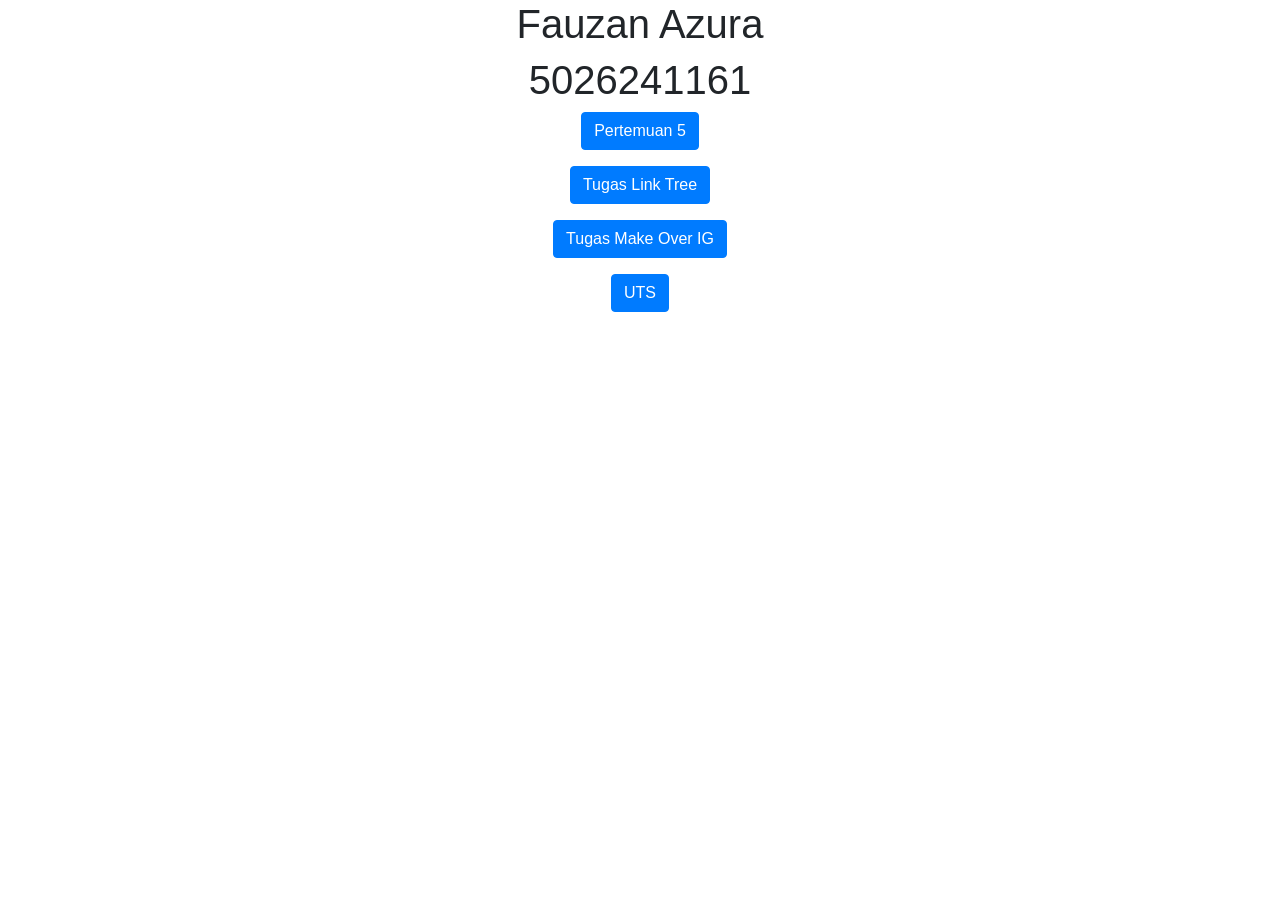
<file: index.html>
<!DOCTYPE html>
<html lang="en">

<head>
  <title>5026241161</title>
  <meta charset="utf-8">
  <meta name="viewport" content="width=device-width, initial-scale=1">
  <link rel="stylesheet" href="https://cdn.jsdelivr.net/npm/bootstrap@4.6.2/dist/css/bootstrap.min.css">
  <script src="https://cdn.jsdelivr.net/npm/jquery@3.7.1/dist/jquery.slim.min.js"></script>
  <script src="https://cdn.jsdelivr.net/npm/popper.js@1.16.1/dist/umd/popper.min.js"></script>
  <script src="https://cdn.jsdelivr.net/npm/bootstrap@4.6.2/dist/js/bootstrap.bundle.min.js"></script>
</head>

<body>

  <div class="container ">
    <center>
      <h1>Fauzan Azura</h1>
      <h1>5026241161</h1>
      <p><a href="pertemuan5.html" target="_blank"><button class="btn btn-primary">Pertemuan 5</button></a></p>
      <p><a href="tugasLinktree.html" target="_blank"><button class="btn btn-primary">Tugas Link Tree</button></a></p>
      <p><a href="tugas_ets.html" target="_blank"><button class="btn btn-primary">Tugas Make Over IG</button></a></p>
      <p><a href="5026241161.html" target="_blank"><button class="btn btn-primary">UTS</button></a></p>
    </center>
  </div>

</body>

</html>
</file>
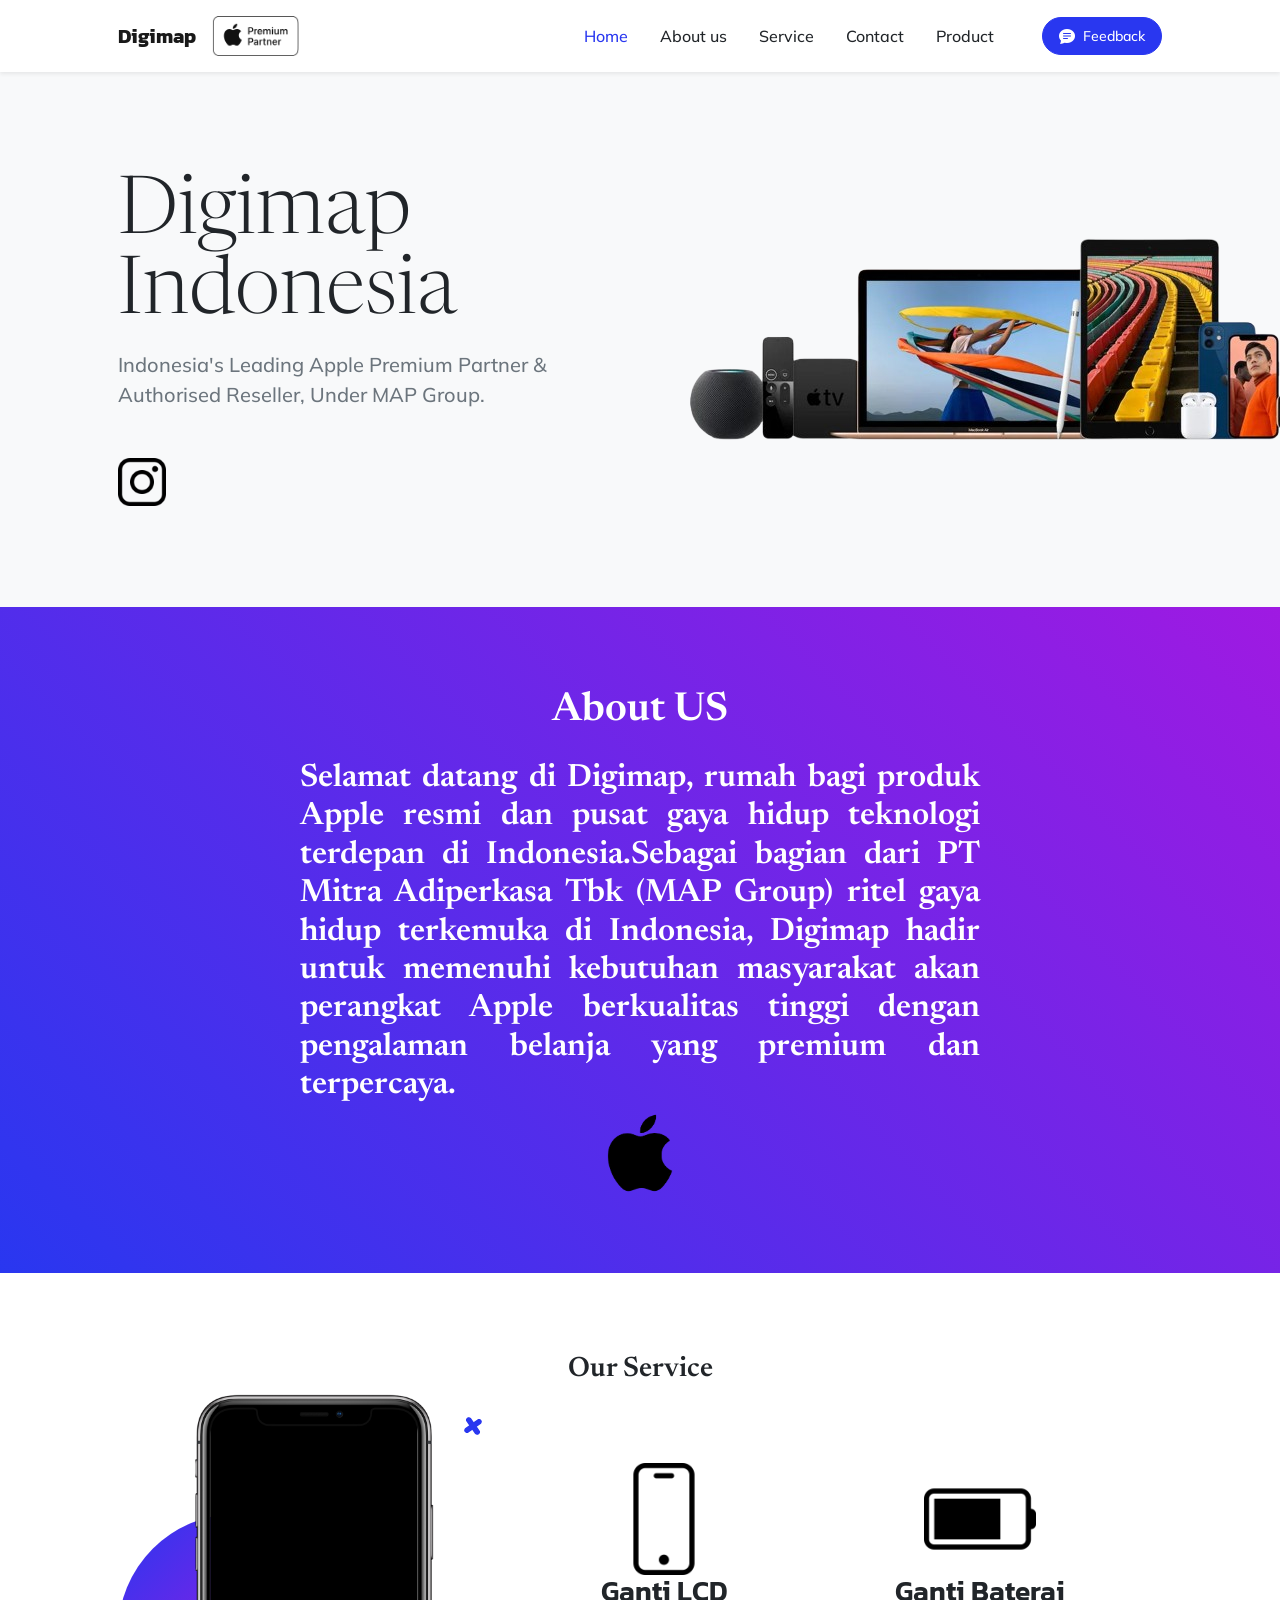
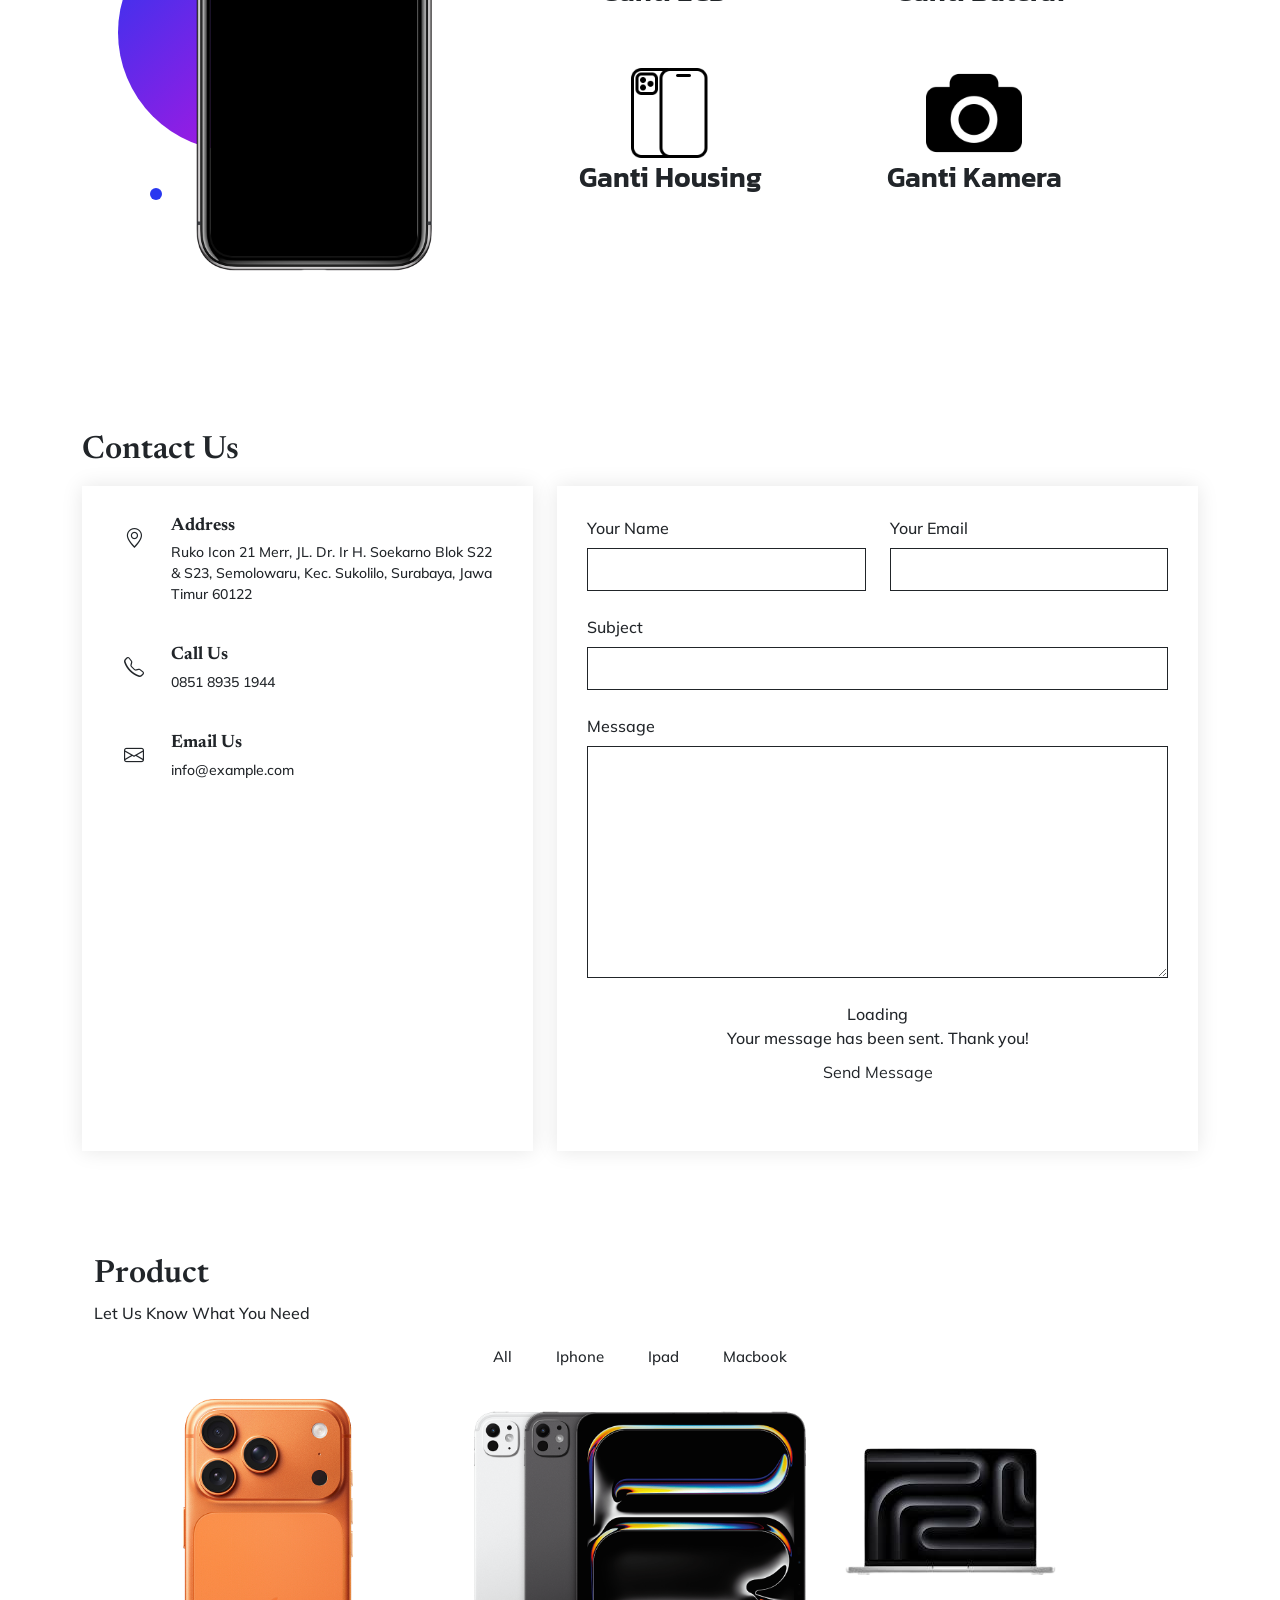
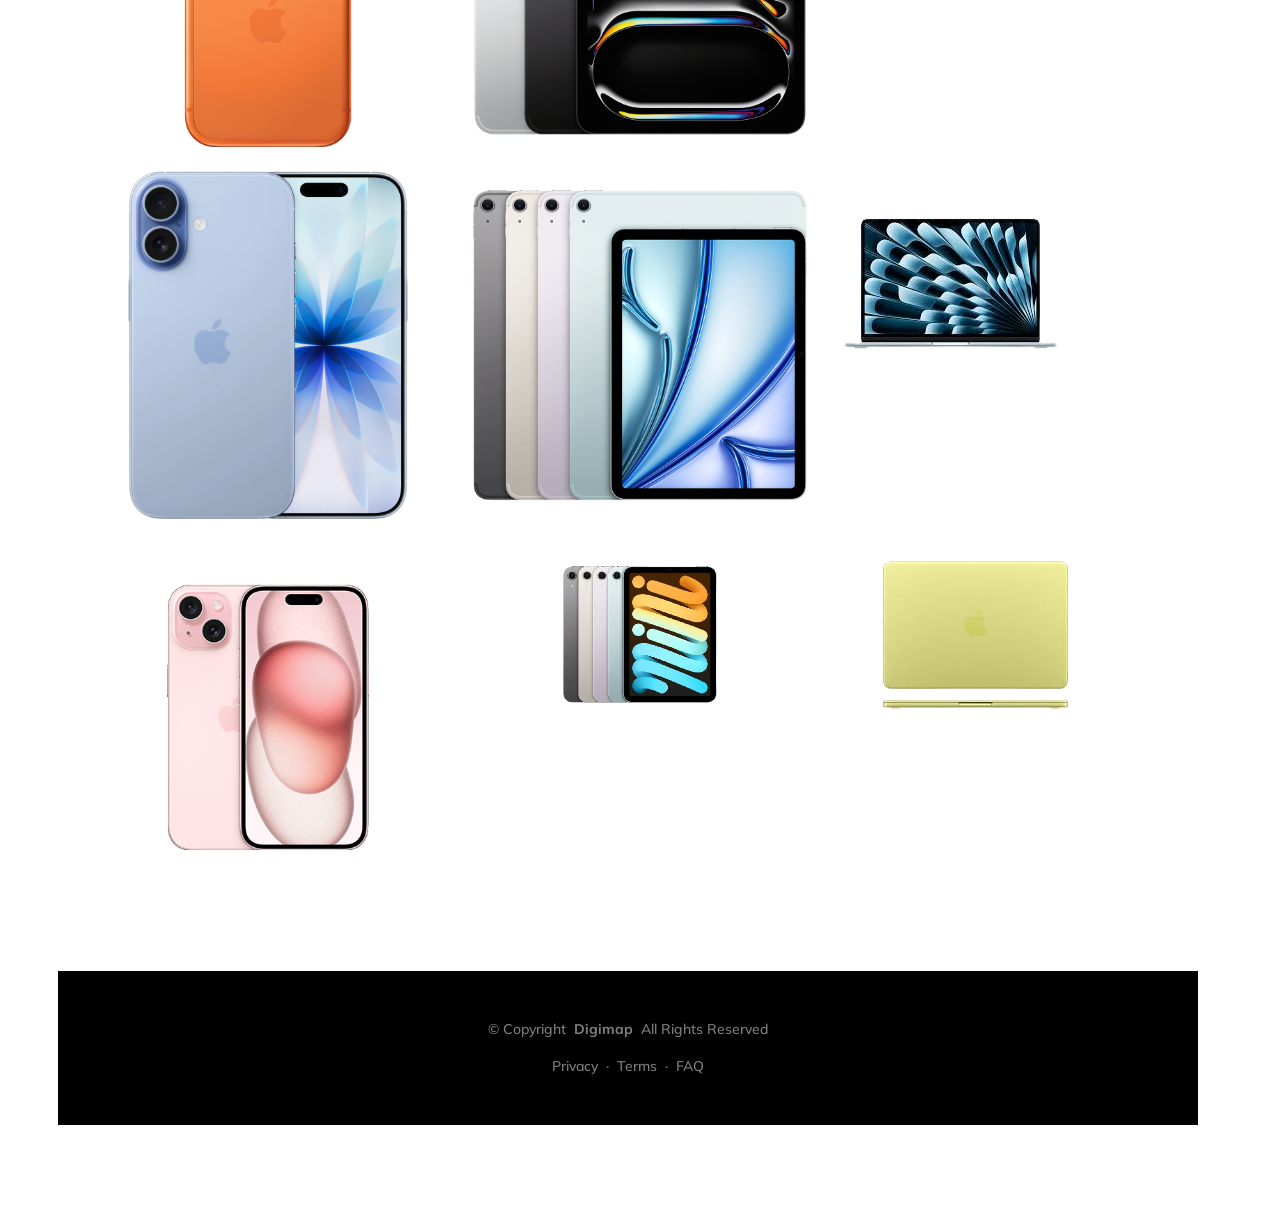
<file: 5026241161.html>
<!DOCTYPE html>
<html lang="en">

<head>
    <meta charset="utf-8" />
    <meta name="viewport" content="width=device-width, initial-scale=1, shrink-to-fit=no" />
    <meta name="description" content="" />
    <meta name="author" content="" />
    <title>Digimap</title>
    <link rel="icon" type="image/x-icon" href="assetsets/" />
    <!-- Bootstrap icons-->
    <link href="https://cdn.jsdelivr.net/npm/bootstrap-icons@1.5.0/font/bootstrap-icons.css" rel="stylesheet" />
    <!-- Google fonts-->
    <link rel="preconnect" href="https://fonts.gstatic.com" />
    <link href="https://fonts.googleapis.com/css2?family=Newsreader:ital,wght@0,600;1,600&amp;display=swap"
        rel="stylesheet" />
    <link
        href="https://fonts.googleapis.com/css2?family=Mulish:ital,wght@0,300;0,500;0,600;0,700;1,300;1,500;1,600;1,700&amp;display=swap"
        rel="stylesheet" />
    <link href="https://fonts.googleapis.com/css2?family=Kanit:ital,wght@0,400;1,400&amp;display=swap"
        rel="stylesheet" />
    <!-- Core theme CSS (includes Bootstrap)-->
    <link href="css ets/stylesets.css" rel="stylesheet" />
</head>

<body id="page-top">
    <!-- Navigation-->
    <nav class="navbar navbar-expand-lg navbar-light fixed-top shadow-sm" id="mainNav">
        <div class="container px-5">
            <a class="navbar-brand fw-bold" href="#page-top">Digimap</a>
            <img src="assetsets/img/partner.webp" alt="Partner Logo" class="img-fluid" style="max-height: 40px;">
            <button class="navbar-toggler" type="button" data-bs-toggle="collapse" data-bs-target="#navbarResponsive"
                aria-controls="navbarResponsive" aria-expanded="false" aria-label="Toggle navigation">
                Menu
                <i class="bi-list"></i>
            </button>
            <div class="collapse navbar-collapse" id="navbarResponsive">
                <ul class="navbar-nav ms-auto me-4 my-3 my-lg-0">
                    <li class="nav-item"><a class="nav-link me-lg-3" href="#page-top">Home</a></li>
                    <li class="nav-item"><a class="nav-link me-lg-3" href="#about">About us</a></li>
                    <li class="nav-item"><a class="nav-link me-lg-3" href="#features">Service</a></li>
                    <li class="nav-item"><a class="nav-link me-lg-3" href="#contact">Contact</a></li>
                    <li class="nav-item"><a class="nav-link me-lg-3" href="#portfolio">Product</a></li>
                </ul>
                <button class="btn btn-primary rounded-pill px-3 mb-2 mb-lg-0" data-bs-toggle="modal"
                    data-bs-target="#feedbackModal">
                    <span class="d-flex align-items-center">
                        <i class="bi-chat-text-fill me-2"></i>
                        <span class="small">Feedback</span>
                    </span>
                </button>
            </div>
        </div>
    </nav>
    <!-- Mashead header-->
    <div class="masthead" id="page-top">
        <div class="container px-5">
            <div class="row gx-5 align-items-center">
                <div class="col-lg-6">
                    <!-- Mashead text and app badges-->
                    <div class="mb-5 mb-lg-0 text-center text-lg-start">
                        <h1 class="display-1 lh-1 mb-3">Digimap Indonesia</h1>
                        <p class="lead fw-normal text-muted mb-5">Indonesia's Leading Apple Premium Partner & Authorised
                            Reseller, Under MAP Group.</p>
                        <div class="d-flex flex-column flex-lg-row align-items-center">
                            <a class="me-lg-3 mb-4 mb-lg-0" href="https://www.instagram.com/digimap_id"
                                target="_blank"><img class="app-badge" src="assetsets/img/instagram.png"
                                    alt="..." /></a>
                        </div>
                    </div>
                </div>
                <div class="col-lg-6">
                    <!-- Masthead device mockup feature-->
                    <div class="device-wrapper">
                        <img src="assetsets/img/Apples-50th-anniversary-in-2026-is-shaping-up-to-be-a-massive-year-for-new-products-removebg-preview.png"
                            alt="">
                    </div>
                </div>
            </div>
        </div>
    </div>
    </header>
    <!-- Quote/testimonial aside-->
    <aside class="text-center bg-gradient-primary-to-secondary" id="about">
        <div class="container px-5">
            <div class="row gx-5 justify-content-center">
                <div class="col-xl-8">
                    <h3 class="h2 fs-1 text-white mb-4">About US</h3>
                    <div class="h2 text-white" style="text-align: justify; ">Selamat datang di Digimap, rumah bagi
                        produk Apple resmi dan pusat gaya hidup teknologi terdepan di Indonesia.Sebagai bagian dari PT
                        Mitra Adiperkasa Tbk (MAP Group) ritel gaya hidup terkemuka di Indonesia, Digimap hadir untuk
                        memenuhi kebutuhan masyarakat akan perangkat Apple berkualitas tinggi dengan pengalaman belanja
                        yang premium dan terpercaya.</div>
                    <img src="assetsets/img/apple.png" alt="..." style="height: 5rem" />
                </div>
            </div>
        </div>
    </aside>
    <!-- App features section-->
    <section id="features">
        <div class="container px-5">
            <h3 style="text-align: center;">Our Service</h3>
            <div class="row gx-5 align-items-center">
                <div class="col-lg-8 order-lg-1 mb-5 mb-lg-0">
                    <div class="container-fluid px-5">
                        <div class="row gx-5">
                            <div class="col-md-6 mb-5">
                                <!-- Feature item-->
                                <div class="text-center">
                                    <img src="assetsets/img/iphone.png" alt="..." style="height: 7rem" />
                                    <h3 class="font-alt">Ganti LCD</h3>
                                </div>
                            </div>
                            <div class="col-md-6 mb-5">
                                <!-- Feature item-->
                                <div class="text-center">
                                    <img src="assetsets/img/battery.png" alt="..." style="height: 7rem" />
                                    <h3 class="font-alt">Ganti Baterai</h3>
                                </div>
                            </div>
                        </div>
                        <div class="row">
                            <div class="col-md-6 mb-5 mb-md-0">
                                <!-- Feature item-->
                                <div class="text-center">
                                    <img src="assetsets/img/housing.png" alt="..." style="height: 6rem" />
                                    <h3 class="font-alt">Ganti Housing</h3>
                                </div>
                            </div>
                            <div class="col-md-6">
                                <!-- Feature item-->
                                <div class="text-center">
                                    <img src="assetsets/img/camera.png" alt="..." style="height: 6rem" />
                                    <h3 class="font-alt">Ganti Kamera</h3>
                                </div>
                            </div>
                        </div>
                    </div>
                </div>
                <div class="col-lg-4 order-lg-0">
                    <!-- Features section device mockup-->
                    <div class="features-device-mockup">
                        <svg class="circle" viewBox="0 0 100 100" xmlns="http://www.w3.org/2000/svg">
                            <defs>
                                <linearGradient id="circleGradient" gradientTransform="rotate(45)">
                                    <stop class="gradient-start-color" offset="0%"></stop>
                                    <stop class="gradient-end-color" offset="100%"></stop>
                                </linearGradient>
                            </defs>
                            <circle cx="50" cy="50" r="50"></circle>
                        </svg><svg class="shape-1 d-none d-sm-block" viewBox="0 0 240.83 240.83"
                            xmlns="http://www.w3.org/2000/svg">
                            <rect x="-32.54" y="78.39" width="305.92" height="84.05" rx="42.03"
                                transform="translate(120.42 -49.88) rotate(45)"></rect>
                            <rect x="-32.54" y="78.39" width="305.92" height="84.05" rx="42.03"
                                transform="translate(-49.88 120.42) rotate(-45)"></rect>
                        </svg><svg class="shape-2 d-none d-sm-block" viewBox="0 0 100 100"
                            xmlns="http://www.w3.org/2000/svg">
                            <circle cx="50" cy="50" r="50"></circle>
                        </svg>
                        <div class="device-wrapper">
                            <div class="device" data-device="iPhoneX" data-orientation="portrait" data-color="black">
                                <div class="screen bg-black">
                                    <!-- PUT CONTENTS HERE:-->
                                    <!-- * * This can be a video, image, or just about anything else.-->
                                    <!-- * * Set the max width of your media to 100% and the height to-->
                                    <!-- * * 100% like the demo example below.-->
                                    <video muted="muted" autoplay="" loop="" style="max-width: 100%; height: 100%">
                                        <source src="assetsets/img/demo-screen.mp4" type="video/mp4" />
                                    </video>
                                </div>
                            </div>
                        </div>
                    </div>
                </div>
            </div>
        </div>
    </section>
    <section id="contact" class="contact section">

        <!-- Section Title -->
        <div class="container section-title" data-aos="fade-up">
            <h2>Contact Us</h2>
            <p></p>
        </div><!-- End Section Title -->

        <div class="container" data-aos="fade-up" data-aos-delay="100">

            <div class="row gy-4">

                <div class="col-lg-5">

                    <div class="info-wrap">
                        <div class="info-item d-flex" data-aos="fade-up" data-aos-delay="200">
                            <i class="bi bi-geo-alt flex-shrink-0"></i>
                            <div>
                                <h3>Address</h3>
                                <p>Ruko Icon 21 Merr, JL. Dr. Ir H. Soekarno Blok S22 & S23, Semolowaru, Kec. Sukolilo,
                                    Surabaya, Jawa Timur 60122</p>
                            </div>
                        </div><!-- End Info Item -->

                        <div class="info-item d-flex" data-aos="fade-up" data-aos-delay="300">
                            <i class="bi bi-telephone flex-shrink-0"></i>
                            <div>
                                <h3>Call Us</h3>
                                <p>0851 8935 1944</p>
                            </div>
                        </div><!-- End Info Item -->

                        <div class="info-item d-flex" data-aos="fade-up" data-aos-delay="400">
                            <i class="bi bi-envelope flex-shrink-0"></i>
                            <div>
                                <h3>Email Us</h3>
                                <p>info@example.com</p>
                            </div>
                        </div><!-- End Info Item -->

                        <iframe
                            src="https://www.google.com/maps/embed?pb=!1m18!1m12!1m3!1d3957.5388489707498!2d112.7808891!3d-7.2931898!2m3!1f0!2f0!3f0!3m2!1i1024!2i768!4f13.1!3m3!1m2!1s0x2dd7fb0374609a0b%3A0xff7df5b57df42e00!2sDigimap%20Apple%20Street%20MERR%20Surabaya!5e0!3m2!1sid!2sid!4v1778064366171!5m2!1sid!2sid"
                            width="600" height="450" style="border:0;" allowfullscreen="" loading="lazy"
                            referrerpolicy="no-referrer-when-downgrade" class="map-container"></iframe>
                    </div>
                </div>

                <div class="col-lg-7">
                    <form action="forms/contact.php" method="post" class="php-email-form" data-aos="fade-up"
                        data-aos-delay="200">
                        <div class="row gy-4">

                            <div class="col-md-6">
                                <label for="name-field" class="pb-2">Your Name</label>
                                <input type="text" name="name" id="name-field" class="form-control" required="">
                            </div>

                            <div class="col-md-6">
                                <label for="email-field" class="pb-2">Your Email</label>
                                <input type="email" class="form-control" name="email" id="email-field" required="">
                            </div>

                            <div class="col-md-12">
                                <label for="subject-field" class="pb-2">Subject</label>
                                <input type="text" class="form-control" name="subject" id="subject-field" required="">
                            </div>

                            <div class="col-md-12">
                                <label for="message-field" class="pb-2">Message</label>
                                <textarea class="form-control" name="message" rows="10" id="message-field"
                                    required=""></textarea>
                            </div>

                            <div class="col-md-12 text-center">
                                <div class="loading">Loading</div>
                                <div class="error-message"></div>
                                <div class="sent-message">Your message has been sent. Thank you!</div>

                                <button type="submit">Send Message</button>
                            </div>

                        </div>
                    </form>
                </div><!-- End Contact Form -->
                <section id="portfolio" class="portfolio section">

                    <!-- Section Title -->
                    <div class="container section-title" data-aos="fade-up">
                        <h2>Product</h2>
                        <p>Let Us Know What You Need</p>
                    </div><!-- End Section Title -->

                    <div class="container">

                        <div class="isotope-layout" data-default-filter="*" data-layout="masonry"
                            data-sort="original-order">

                            <ul class="portfolio-filters isotope-filters" data-aos="fade-up" data-aos-delay="100">
                                <li data-filter="*" class="filter-active">All</li>
                                <li data-filter=".filter-app">Iphone</li>
                                <li data-filter=".filter-product">Ipad</li>
                                <li data-filter=".filter-branding">Macbook</li>
                            </ul><!-- End Portfolio Filters -->

                            <div class="row gy-4 isotope-container" data-aos="fade-up" data-aos-delay="200">

                                <div class="col-lg-4 col-md-6 portfolio-item isotope-item filter-app">
                                    <img src="assets/img/portfolio/ip 17 promax.png" class="img-fluid" alt="">
                                    <div class="portfolio-info">
                                        <h4>Iphone 17 Pro Max</h4>
                                        <p>Ultimate Power. Absolute Precision.</p>
                                        <a href="assets/img/portfolio/ip 17 promax.png promax.png"
                                            title="Iphone 17 Pro Max" data-gallery="portfolio-gallery-app"
                                            class="glightbox preview-link"><i class="bi bi-zoom-in"></i></a>
                                        <a href="portfolio-details.html" title="More Details" class="details-link"><i
                                                class="bi bi-link-45deg"></i></a>
                                    </div>
                                </div><!-- End Portfolio Item -->

                                <div class="col-lg-4 col-md-6 portfolio-item isotope-item filter-product">
                                    <img src="assets/img/portfolio/ipad pro.png" class="img-fluid" alt="">
                                    <div class="portfolio-info">
                                        <h4>Ipad Pro</h4>
                                        <p>Power Beyond a Laptop</p>
                                        <a href="assets/img/portfolio/ipad pro.png" title="Product 1"
                                            data-gallery="portfolio-gallery-product" class="glightbox preview-link"><i
                                                class="bi bi-zoom-in"></i></a>
                                        <a href="portfolio-details.html" title="More Details" class="details-link"><i
                                                class="bi bi-link-45deg"></i></a>
                                    </div>
                                </div><!-- End Portfolio Item -->

                                <div class="col-lg-4 col-md-6 portfolio-item isotope-item filter-branding">
                                    <img src="assets/img/portfolio/macbook pro.png" class="img-fluid" alt="">
                                    <div class="portfolio-info">
                                        <h4>Macbook Pro</h4>
                                        <p>Built for Pros.</p>
                                        <a href="assets/img/portfolio/macbook pro.png" title="Branding 1"
                                            data-gallery="portfolio-gallery-branding" class="glightbox preview-link"><i
                                                class="bi bi-zoom-in"></i></a>
                                        <a href="portfolio-details.html" title="More Details" class="details-link"><i
                                                class="bi bi-link-45deg"></i></a>
                                    </div>
                                </div><!-- End Portfolio Item -->

                                <div class="col-lg-4 col-md-6 portfolio-item isotope-item filter-app">
                                    <img src="assets/img/portfolio/IP 17.png" class="img-fluid" alt="">
                                    <div class="portfolio-info">
                                        <h4>Iphone 17</h4>
                                        <p>Simple, Yet Powerful.</p>
                                        <a href="assets/img/portfolio/IP 17.png" title="Iphone 17"
                                            data-gallery="portfolio-gallery-app" class="glightbox preview-link"><i
                                                class="bi bi-zoom-in"></i></a>
                                        <a href="portfolio-details.html" title="More Details" class="details-link"><i
                                                class="bi bi-link-45deg"></i></a>
                                    </div>
                                </div><!-- End Portfolio Item -->

                                <div class="col-lg-4 col-md-6 portfolio-item isotope-item filter-product">
                                    <img src="assets/img/portfolio/Ipad Air.png" class="img-fluid" alt="">
                                    <div class="portfolio-info">
                                        <h4>Ipad Air</h4>
                                        <p>Light. Bright. Powerful.</p>
                                        <a href="assets/img/portfolio/ipad air.png" title="Ipad Air"
                                            data-gallery="portfolio-gallery-product" class="glightbox preview-link"><i
                                                class="bi bi-zoom-in"></i></a>
                                        <a href="portfolio-details.html" title="More Details" class="details-link"><i
                                                class="bi bi-link-45deg"></i></a>
                                    </div>
                                </div><!-- End Portfolio Item -->

                                <div class="col-lg-4 col-md-6 portfolio-item isotope-item filter-branding">
                                    <img src="assets/img/portfolio/macbook air.png" class="img-fluid" alt="">
                                    <div class="portfolio-info">
                                        <h4>Macbook Air</h4>
                                        <p>Thin. Fast. Effortless</p>
                                        <a href="assets/img/portfolio/macbook air.png" title="Macbook Air"
                                            data-gallery="portfolio-gallery-branding" class="glightbox preview-link"><i
                                                class="bi bi-zoom-in"></i></a>
                                        <a href="portfolio-details.html" title="More Details" class="details-link"><i
                                                class="bi bi-link-45deg"></i></a>
                                    </div>
                                </div><!-- End Portfolio Item -->

                                <div class="col-lg-4 col-md-6 portfolio-item isotope-item filter-app">
                                    <img src="assets/img/portfolio/IP 15.png" class="img-fluid" alt="">
                                    <div class="portfolio-info">
                                        <h4>Iphone 15</h4>
                                        <p>Power in Every Moment</p>
                                        <a href="assets/img/portfolio/IP 15.png" title="Iphone 15 "
                                            data-gallery="portfolio-gallery-app" class="glightbox preview-link"><i
                                                class="bi bi-zoom-in"></i></a>
                                        <a href="portfolio-details.html" title="More Details" class="details-link"><i
                                                class="bi bi-link-45deg"></i></a>
                                    </div>
                                </div><!-- End Portfolio Item -->

                                <div class="col-lg-4 col-md-6 portfolio-item isotope-item filter-product">
                                    <img src="assets/img/portfolio/ipad mini (2).png" class="img-fluid" alt="">
                                    <div class="portfolio-info">
                                        <h4>Ipad Mini</h4>
                                        <p>Small Size. Big Power</p>
                                        <a href="assets/img/portfolio/ipad mini (2).png" title="Product 3"
                                            data-gallery="portfolio-gallery-product" class="glightbox preview-link"><i
                                                class="bi bi-zoom-in"></i></a>
                                        <a href="portfolio-details.html" title="More Details" class="details-link"><i
                                                class="bi bi-link-45deg"></i></a>
                                    </div>
                                </div><!-- End Portfolio Item -->

                                <div class="col-lg-4 col-md-6 portfolio-item isotope-item filter-branding">
                                    <img src="assets/img/portfolio/macbook neo.png" class="img-fluid" alt="">
                                    <div class="portfolio-info">
                                        <h4>Macbook Neo</h4>
                                        <p>Next Generation Starts Here.</p>
                                        <a href="assets/img/portfolio/macbook neo.png" title="Macbook Neo"
                                            data-gallery="portfolio-gallery-branding" class="glightbox preview-link"><i
                                                class="bi bi-zoom-in"></i></a>
                                        <a href="portfolio-details.html" title="More Details" class="details-link"><i
                                                class="bi bi-link-45deg"></i></a>
                                    </div>
                                </div><!-- End Portfolio Item -->

                            </div><!-- End Portfolio Container -->

                        </div>

                    </div>

                </section><!-- /Portfolio Section -->
                <!-- Footer-->
                <footer class="bg-black text-center py-5 w-100 row gx-100 justify-content-flex">
                    <div class="text-white-50 small ">
                        <p>© <span>Copyright</span> <strong class="px-1 sitename">Digimap</strong> <span>All Rights
                                Reserved</span>
                        </p>
                    </div>

                    <div class="container px-5">
                        <div class="text-white-50 small">
                            <a href="#!">Privacy</a>
                            <span class="mx-1">&middot;</span>
                            <a href="#!">Terms</a>
                            <span class="mx-1">&middot;</span>
                            <a href="#!">FAQ</a>
                        </div>
                    </div>
                </footer>
                <!-- Feedback Modal-->
                <div class="modal fade" id="feedbackModal" tabindex="-1" aria-labelledby="feedbackModalLabel"
                    aria-hidden="true">
                    <div class="modal-dialog modal-dialog-centered">
                        <div class="modal-content">
                            <div class="modal-header bg-gradient-primary-to-secondary p-4">
                                <h5 class="modal-title font-alt text-white" id="feedbackModalLabel">Send feedback</h5>
                                <button class="btn-close btn-close-white" type="button" data-bs-dismiss="modal"
                                    aria-label="Close"></button>
                            </div>
                            <div class="modal-body border-0 p-4">
                                <!-- * * * * * * * * * * * * * * *-->
                                <!-- * * SB Forms Contact Form * *-->
                                <!-- * * * * * * * * * * * * * * *-->
                                <!-- This form is pre-integrated with SB Forms.-->
                                <!-- To make this form functional, sign up at-->
                                <!-- https://startbootstrap.com/solution/contact-forms-->
                                <!-- to get an API token!-->
                                <form id="contactForm" data-sb-form-api-token="API_TOKEN">
                                    <!-- Name input-->
                                    <div class="form-floating mb-3">
                                        <input class="form-control" id="name" type="text"
                                            placeholder="Enter your name..." data-sb-validations="required" />
                                        <label for="name">Full name</label>
                                        <div class="invalid-feedback" data-sb-feedback="name:required">A name is
                                            required.</div>
                                    </div>
                                    <!-- Email address input-->
                                    <div class="form-floating mb-3">
                                        <input class="form-control" id="email" type="email"
                                            placeholder="name@example.com" data-sb-validations="required,email" />
                                        <label for="email">Email address</label>
                                        <div class="invalid-feedback" data-sb-feedback="email:required">An email is
                                            required.</div>
                                        <div class="invalid-feedback" data-sb-feedback="email:email">Email is not valid.
                                        </div>
                                    </div>
                                    <!-- Phone number input-->
                                    <div class="form-floating mb-3">
                                        <input class="form-control" id="phone" type="tel" placeholder="(123) 456-7890"
                                            data-sb-validations="required" />
                                        <label for="phone">Phone number</label>
                                        <div class="invalid-feedback" data-sb-feedback="phone:required">A phone number
                                            is required.
                                        </div>
                                    </div>
                                    <!-- Message input-->
                                    <div class="form-floating mb-3">
                                        <textarea class="form-control" id="message" type="text"
                                            placeholder="Enter your message here..." style="height: 10rem"
                                            data-sb-validations="required"></textarea>
                                        <label for="message">Message</label>
                                        <div class="invalid-feedback" data-sb-feedback="message:required">A message is
                                            required.
                                        </div>
                                    </div>
                                    <!-- Submit success message-->
                                    <!---->
                                    <!-- This is what your users will see when the form-->
                                    <!-- has successfully submitted-->
                                    <div class="d-none" id="submitSuccessMessage">
                                        <div class="text-center mb-3">
                                            <div class="fw-bolder">Form submission successful!</div>
                                            Thank you for your feedback! We will get back to you as soon as possible.
                                            <br />
                                        </div>
                                    </div>
                                    <!-- Submit error message-->
                                    <!---->
                                    <!-- This is what your users will see when there is-->
                                    <!-- an error submitting the form-->
                                    <div class="d-none" id="submitErrorMessage">
                                        <div class="text-center text-danger mb-3">Error sending message!</div>
                                    </div>
                                    <!-- Submit Button-->
                                    <div class="d-grid"><button class="btn btn-primary rounded-pill btn-lg disabled"
                                            id="submitButton" type="submit">Submit</button></div>
                                </form>
                            </div>
                        </div>
                    </div>
                </div>
                <!-- Bootstrap core JS-->
                <script src="https://cdn.jsdelivr.net/npm/bootstrap@5.2.3/dist/js/bootstrap.bundle.min.js"></script>
                <!-- Core theme JS-->
                <script src="js ets/scriptsets.js"></script>
                <!-- * * * * * * * * * * * * * * * * * * * * * * * * * * * * * * * * * * * * * * * *-->
                <!-- * *                               SB Forms JS                               * *-->
                <!-- * * Activate your form at https://startbootstrap.com/solution/contact-forms * *-->
                <!-- * * * * * * * * * * * * * * * * * * * * * * * * * * * * * * * * * * * * * * * *-->
                <script src="https://cdn.startbootstrap.com/sb-forms-latest.js"></script>
</body>

</html>
</file>
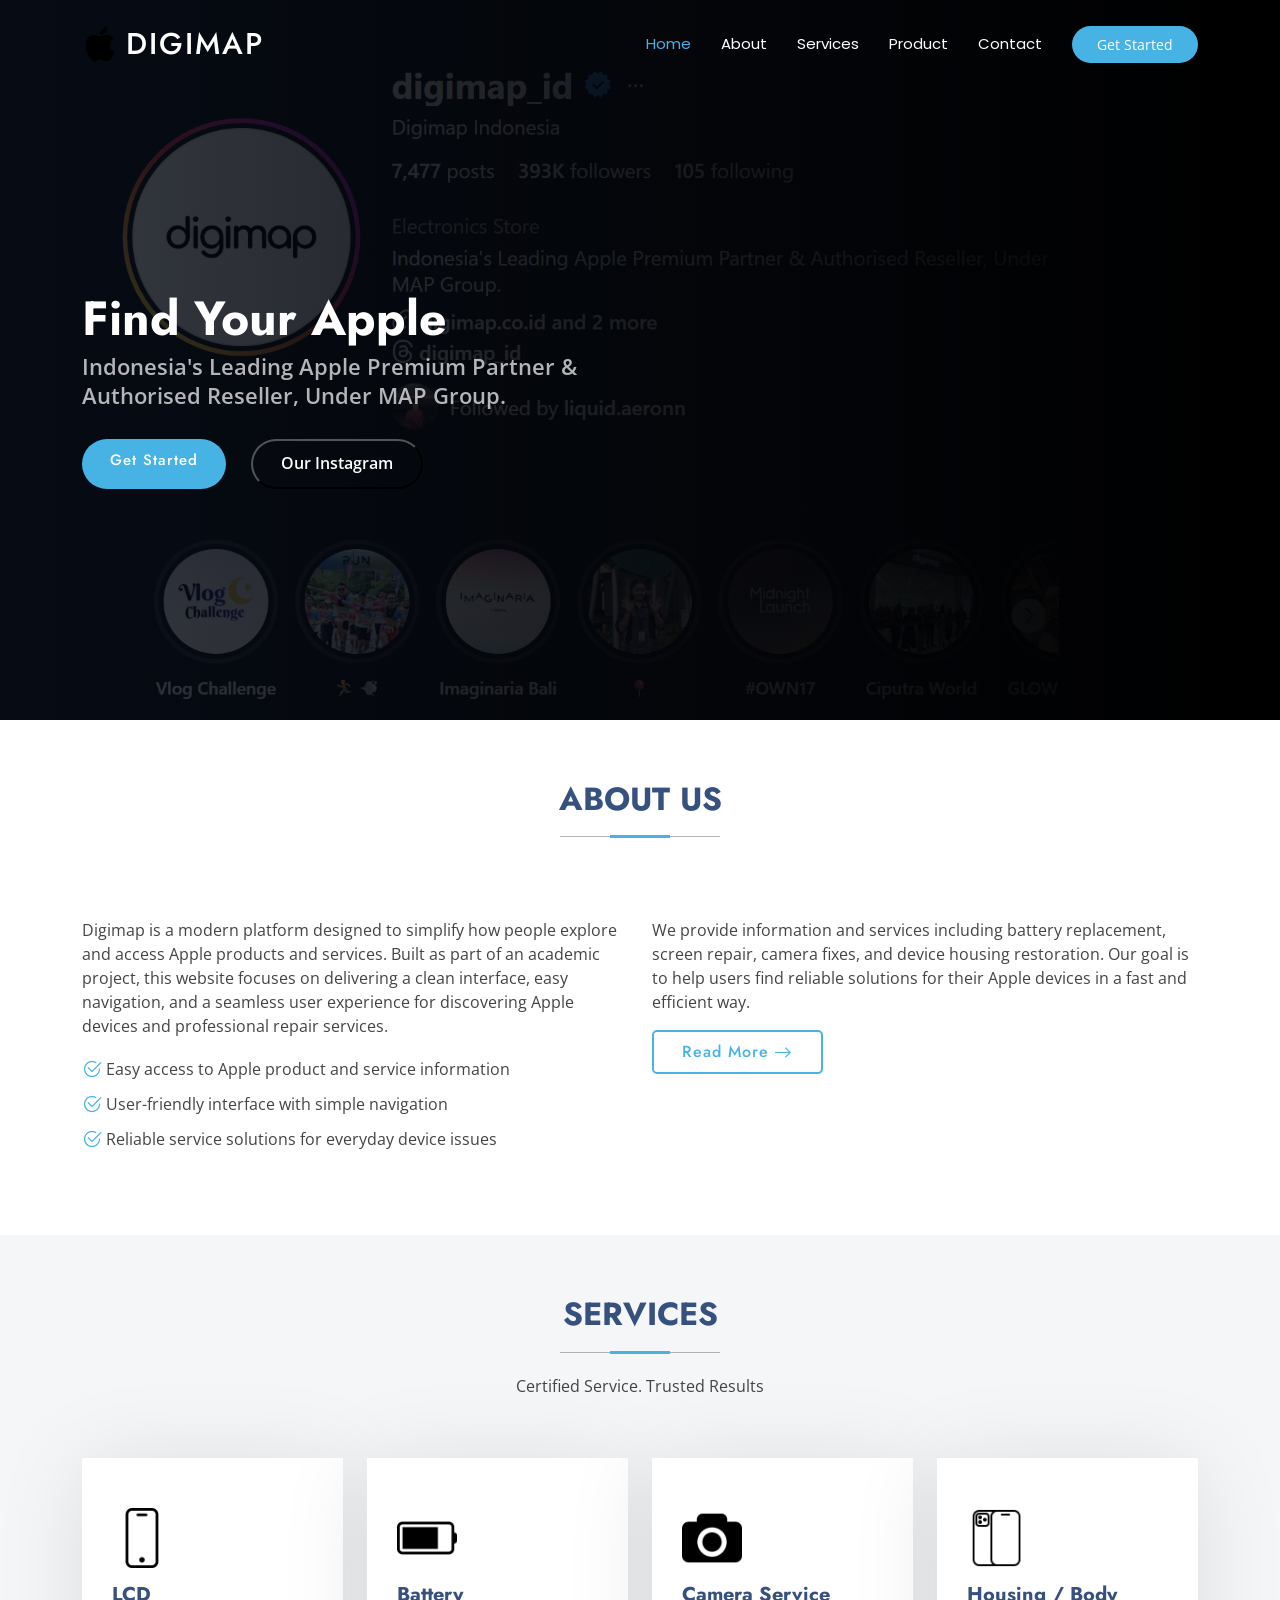
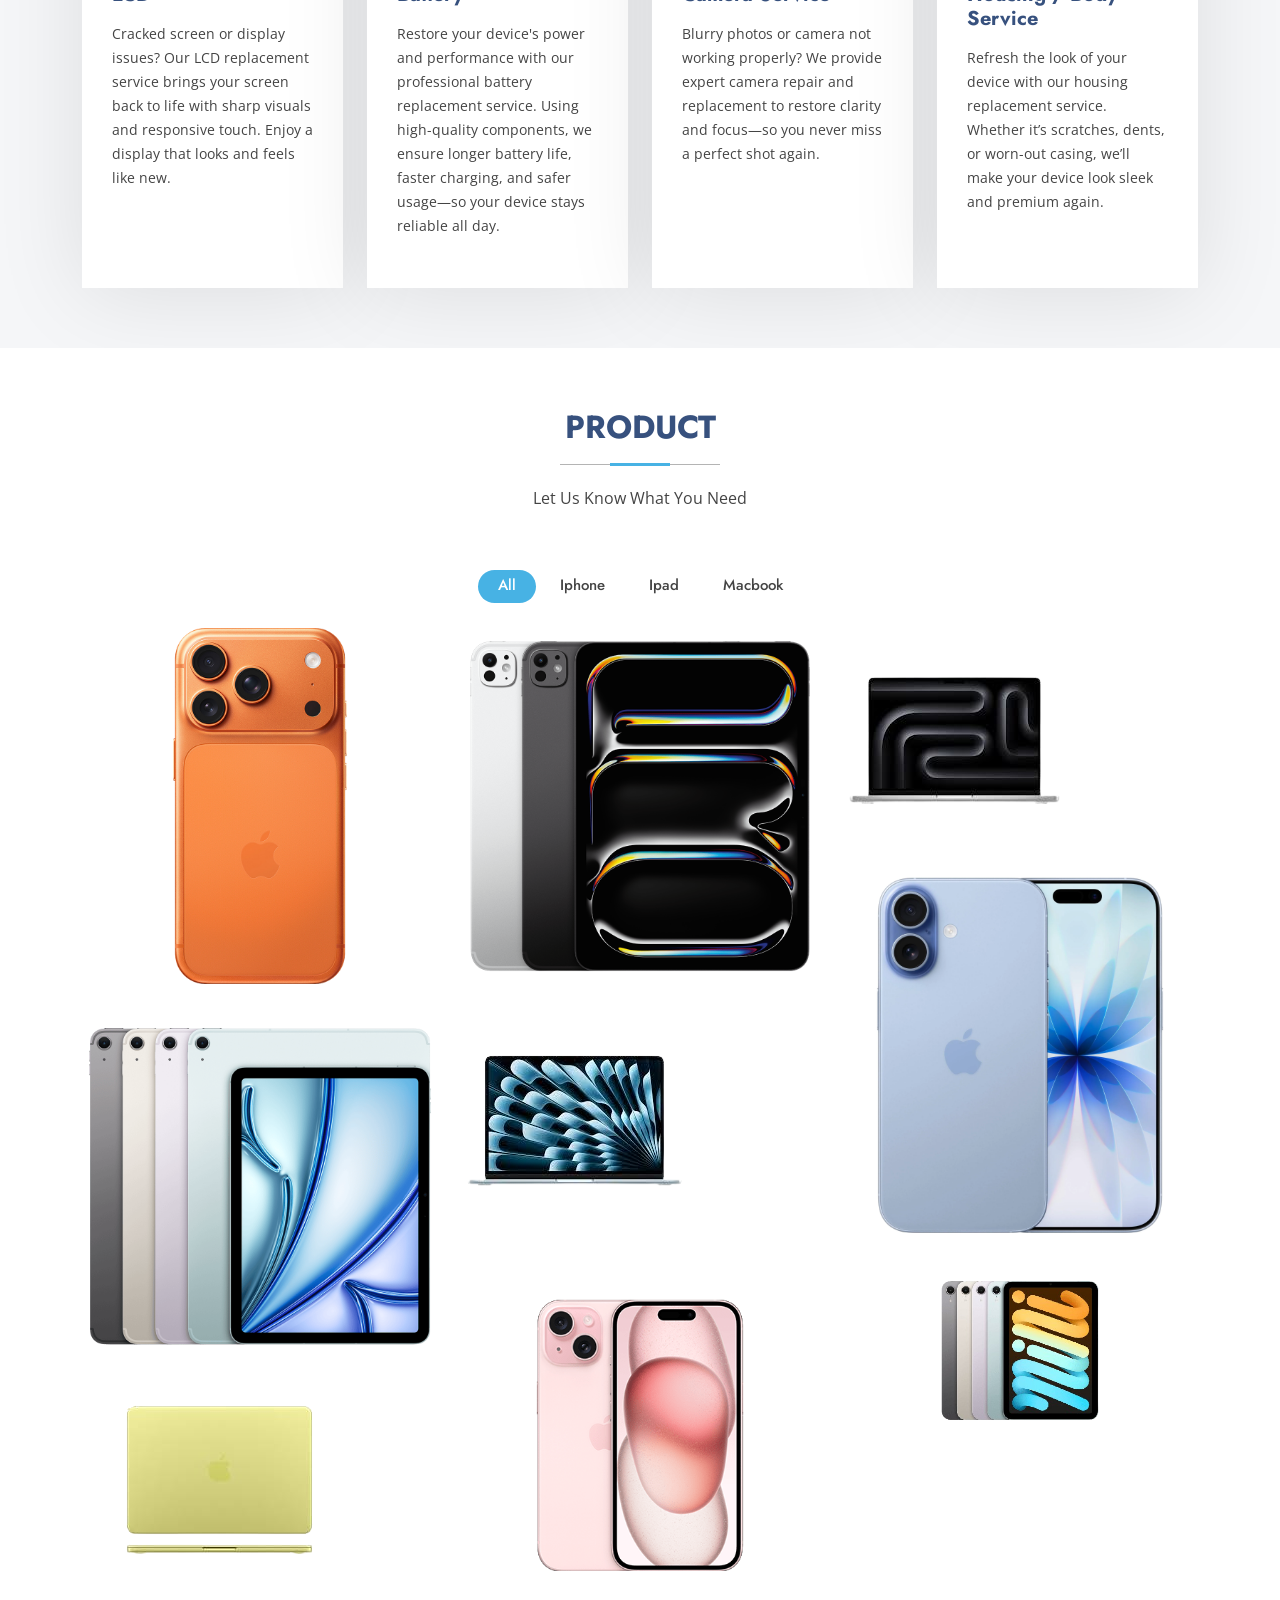
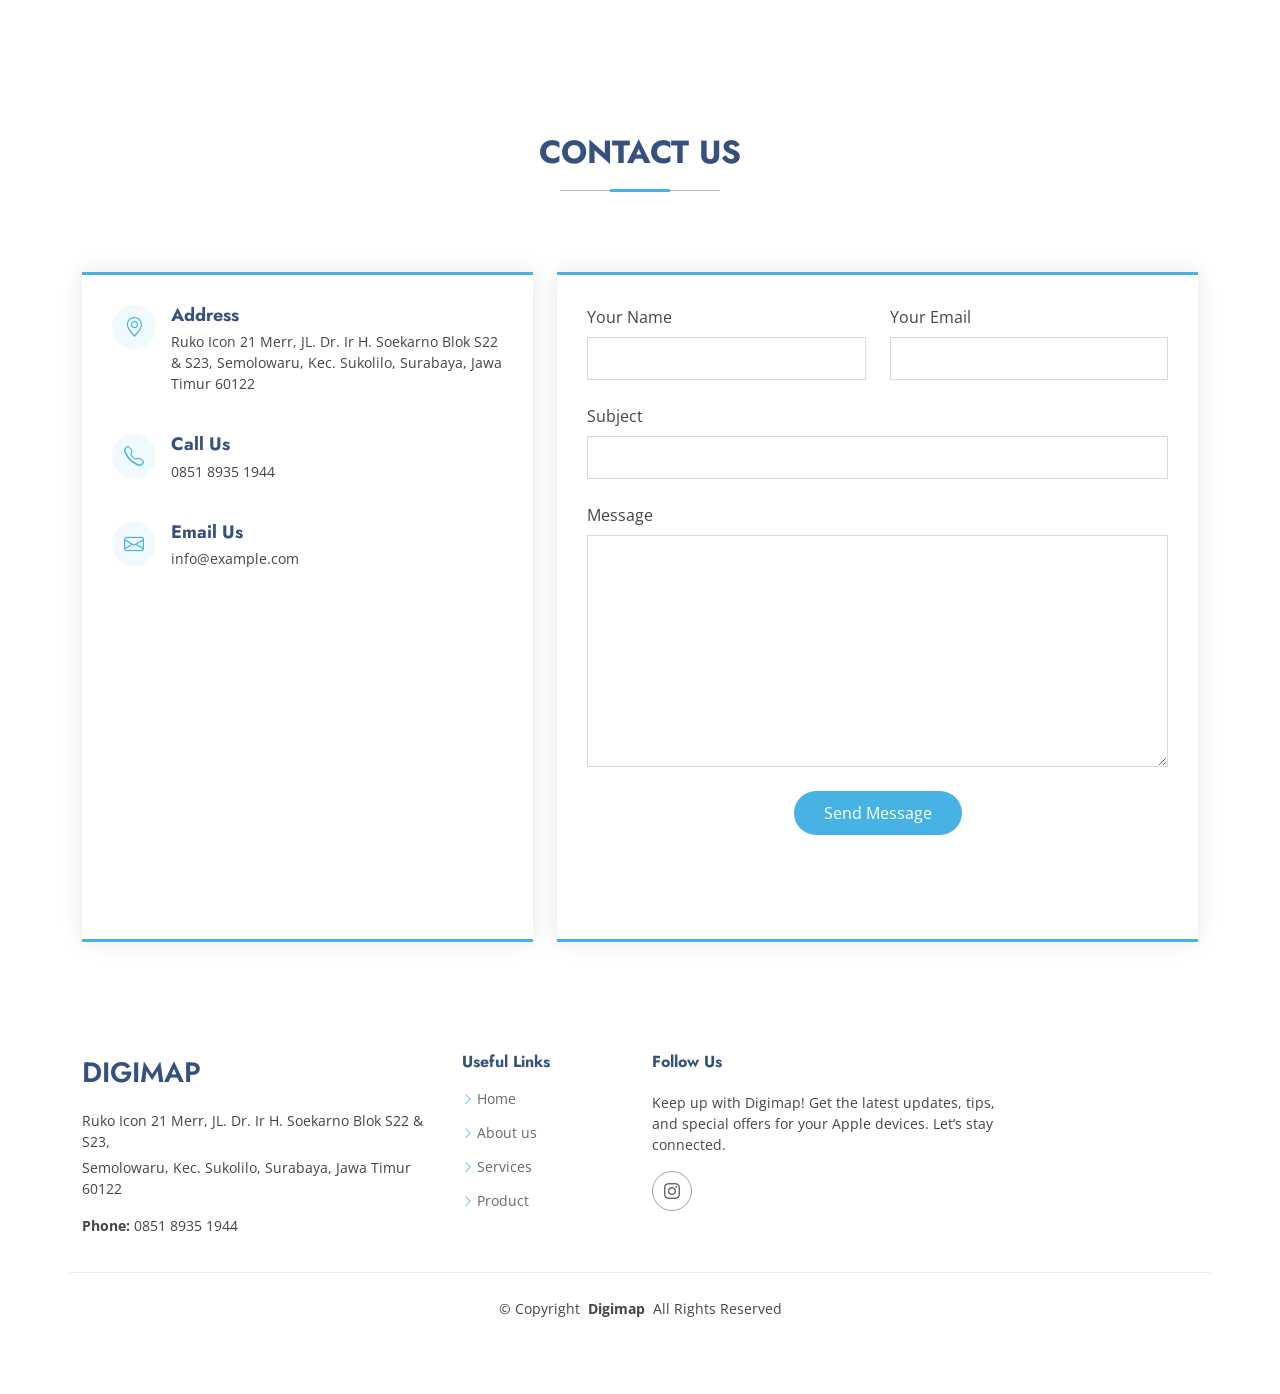
<file: tugas_ets.html>
<!DOCTYPE html>
<html lang="en">

<head>
    <meta charset="utf-8">
    <meta content="width=device-width, initial-scale=1.0" name="viewport">
    <title>Index - Arsha Bootstrap Template</title>
    <meta name="description" content="">
    <meta name="keywords" content="">

    <!-- Favicons -->
    <link href="assets/img/favicon.png" rel="icon">
    <link href="assets/img/apple-touch-icon.png" rel="apple-touch-icon">

    <!-- Fonts -->
    <link href="https://fonts.googleapis.com" rel="preconnect">
    <link href="https://fonts.gstatic.com" rel="preconnect" crossorigin>
    <link
        href="https://fonts.googleapis.com/css2?family=Open+Sans:ital,wght@0,300;0,400;0,500;0,600;0,700;0,800;1,300;1,400;1,500;1,600;1,700;1,800&family=Poppins:ital,wght@0,100;0,200;0,300;0,400;0,500;0,600;0,700;0,800;0,900;1,100;1,200;1,300;1,400;1,500;1,600;1,700;1,800;1,900&family=Jost:ital,wght@0,100;0,200;0,300;0,400;0,500;0,600;0,700;0,800;0,900;1,100;1,200;1,300;1,400;1,500;1,600;1,700;1,800;1,900&display=swap"
        rel="stylesheet">

    <!-- Vendor CSS Files -->
    <link href="assets/vendor/bootstrap/css/bootstrap.min.css" rel="stylesheet">
    <link href="assets/vendor/bootstrap-icons/bootstrap-icons.css" rel="stylesheet">
    <link href="assets/vendor/aos/aos.css" rel="stylesheet">
    <link href="assets/vendor/glightbox/css/glightbox.min.css" rel="stylesheet">
    <link href="assets/vendor/swiper/swiper-bundle.min.css" rel="stylesheet">

    <!-- Main CSS File -->
    <link href="assets/css/main.css" rel="stylesheet">

    <!-- =======================================================
  * Template Name: Arsha
  * Template URL: https://bootstrapmade.com/arsha-free-bootstrap-html-template-corporate/
  * Updated: Feb 22 2025 with Bootstrap v5.3.3
  * Author: BootstrapMade.com
  * License: https://bootstrapmade.com/license/
  ======================================================== -->
</head>

<body class="index-page">

    <header id="header" class="header d-flex align-items-center fixed-top">
        <div class="container-fluid container-xl position-relative d-flex align-items-center">

            <a href="index.html" class="logo d-flex align-items-center me-auto">
                <!-- Uncomment the line below if you also wish to use an image logo -->
                <img src="assets/img/apple.png" alt="">
                <h1 class="sitename">Digimap</h1>
            </a>

            <nav id="navmenu" class="navmenu">
                <ul>
                    <li><a href="#hero" class="active">Home</a></li>
                    <li><a href="#about">About</a></li>
                    <li><a href="#services">Services</a></li>
                    <li><a href="#portfolio">Product</a></li>
                    <li><a href="#contact">Contact</a></li>
                </ul>
                <i class="mobile-nav-toggle d-xl-none bi bi-list"></i>
            </nav>

            <a class="btn-getstarted" href="#about">Get Started</a>

        </div>
    </header>

    <main class="main">

        <!-- Hero Section -->
        <section id="hero" class="hero section dark-background"
            style="background-image: linear-gradient(to right, rgba(5, 10, 20, 0.8), rgba(0, 0, 0, 1)), url('assets/img/digimap.png'); background-size: cover; background-position: center;">

            <div class="container">
                <div class="row gy-4">
                    <div class="col-lg-6 order-2 order-lg-1 d-flex flex-column justify-content-center"
                        data-aos="zoom-out">
                        <h1>Find Your Apple</h1>
                        <p>Indonesia's Leading Apple Premium Partner & Authorised Reseller, Under MAP Group.</p>
                        <div class="d-flex">
                            <a href="#about" class="btn-get-started">Get Started</a>
                            <a href="https://www.instagram.com/digimap_id" target="_blank">
                                <button class="btn-watch-video d-flex align-items-center"><span>Our
                                        Instagram</span></button>
                            </a>
                        </div>
                    </div>
                    <div class="col-lg-6 order-1 order-lg-2 hero-img" data-aos="zoom-out" data-aos-delay="200">
                    </div>
                </div>
            </div>

        </section><!-- /Hero Section -->

        <!-- Clients Section -->
        <!-- About Section -->
        <section id="about" class="about section">

            <!-- Section Title -->
            <div class="container section-title" data-aos="fade-up">
                <h2>About Us</h2>
            </div><!-- End Section Title -->

            <div class="container">

                <div class="row gy-4">

                    <div class="col-lg-6 content" data-aos="fade-up" data-aos-delay="100">
                        <p>
                           Digimap is a modern platform designed to simplify how people explore and access Apple products and services. Built as part of an academic project, this website focuses on delivering a clean interface, easy navigation, and a seamless user experience for discovering Apple devices and professional repair services.
                        </p>
                        <ul>
                            <li><i class="bi bi-check2-circle"></i> <span>Easy access to Apple product and service information</span></li>
                            <li><i class="bi bi-check2-circle"></i> <span>User-friendly interface with simple navigation</span></li>
                            <li><i class="bi bi-check2-circle"></i> <span>Reliable service solutions for everyday device issues</span></li>
                        </ul>
                    </div>

                    <div class="col-lg-6" data-aos="fade-up" data-aos-delay="200">
                        <p>We provide information and services including battery replacement, screen repair, camera fixes, and device housing restoration. Our goal is to help users find reliable solutions for their Apple devices in a fast and efficient way.</p>
                        <a href="#" class="read-more"><span>Read More</span><i class="bi bi-arrow-right"></i></a>
                    </div>

                </div>

            </div>

        
        </section><!-- /Skills Section -->

        <!-- Services Section -->
        <section id="services" class="services section light-background">

            <!-- Section Title -->
            <div class="container section-title" data-aos="fade-up">
                <h2>Services</h2>
                <p>Certified Service. Trusted Results</p>
            </div><!-- End Section Title -->

            <div class="container">

                <div class="row gy-4">

                    <div class="col-xl-3 col-md-6 d-flex" data-aos="fade-up" data-aos-delay="100">
                        <div class="service-item position-relative">
                            <img src="assets/img/iphone.png" alt="" class="img-fluid">
                            <h4><a href="" class="stretched-link">LCD</a></h4>
                            <p>Cracked screen or display issues? Our LCD replacement service brings your screen back to life with sharp visuals and responsive touch. Enjoy a display that looks and feels like new.</p>
                        </div>
                    </div><!-- End Service Item -->

                    <div class="col-xl-3 col-md-6 d-flex" data-aos="fade-up" data-aos-delay="200">
                        <div class="service-item position-relative">
                            <img src="assets/img/battery.png" alt="" class="img-fluid">
                            <h4><a href="" class="stretched-link">Battery</a></h4>
                            <p>Restore your device's power and performance with our professional battery replacement service. Using high-quality components, we ensure longer battery life, faster charging, and safer usage—so your device stays reliable all day.</p>
                        </div>
                    </div><!-- End Service Item -->

                    <div class="col-xl-3 col-md-6 d-flex" data-aos="fade-up" data-aos-delay="300">
                        <div class="service-item position-relative">
                            <img src="assets/img/camera.png" alt="" class="img-fluid">
                            <h4><a href="" class="stretched-link">Camera Service</a></h4>
                            <p>Blurry photos or camera not working properly? We provide expert camera repair and replacement to restore clarity and focus—so you never miss a perfect shot again.</p>
                        </div>
                    </div><!-- End Service Item -->

                    <div class="col-xl-3 col-md-6 d-flex" data-aos="fade-up" data-aos-delay="400">
                        <div class="service-item position-relative">
                            <img src="assets/img/housing.png" alt="" class="img-fluid">
                            <h4><a href="" class="stretched-link">Housing / Body Service</a></h4>
                            <p>Refresh the look of your device with our housing replacement service. Whether it’s scratches, dents, or worn-out casing, we’ll make your device look sleek and premium again.</p>
                        </div>
                    </div><!-- End Service Item -->

                </div>

            </div>

        </section><!-- /Services Section -->

        

        <!-- Portfolio Section -->
        <section id="portfolio" class="portfolio section">

            <!-- Section Title -->
            <div class="container section-title" data-aos="fade-up">
                <h2>Product</h2>
                <p>Let Us Know What You Need</p>
            </div><!-- End Section Title -->

            <div class="container">

                <div class="isotope-layout" data-default-filter="*" data-layout="masonry" data-sort="original-order">

                    <ul class="portfolio-filters isotope-filters" data-aos="fade-up" data-aos-delay="100">
                        <li data-filter="*" class="filter-active">All</li>
                        <li data-filter=".filter-app">Iphone</li>
                        <li data-filter=".filter-product">Ipad</li>
                        <li data-filter=".filter-branding">Macbook</li>
                    </ul><!-- End Portfolio Filters -->

                    <div class="row gy-4 isotope-container" data-aos="fade-up" data-aos-delay="200">

                        <div class="col-lg-4 col-md-6 portfolio-item isotope-item filter-app">
                            <img src="assets/img/portfolio/ip 17 promax.png" class="img-fluid" alt="">
                            <div class="portfolio-info">
                                <h4>Iphone 17 Pro Max</h4>
                                <p>Ultimate Power. Absolute Precision.</p>
                                <a href="assets/img/portfolio/ip 17 promax.png promax.png" title="Iphone 17 Pro Max"
                                    data-gallery="portfolio-gallery-app" class="glightbox preview-link"><i
                                        class="bi bi-zoom-in"></i></a>
                                <a href="portfolio-details.html" title="More Details" class="details-link"><i
                                        class="bi bi-link-45deg"></i></a>
                            </div>
                        </div><!-- End Portfolio Item -->

                        <div class="col-lg-4 col-md-6 portfolio-item isotope-item filter-product">
                            <img src="assets/img/portfolio/ipad pro.png" class="img-fluid" alt="">
                            <div class="portfolio-info">
                                <h4>Ipad Pro</h4>
                                <p>Power Beyond a Laptop</p>
                                <a href="assets/img/portfolio/ipad pro.png" title="Product 1"
                                    data-gallery="portfolio-gallery-product" class="glightbox preview-link"><i
                                        class="bi bi-zoom-in"></i></a>
                                <a href="portfolio-details.html" title="More Details" class="details-link"><i
                                        class="bi bi-link-45deg"></i></a>
                            </div>
                        </div><!-- End Portfolio Item -->

                        <div class="col-lg-4 col-md-6 portfolio-item isotope-item filter-branding">
                            <img src="assets/img/portfolio/macbook pro.png" class="img-fluid" alt="">
                            <div class="portfolio-info">
                                <h4>Macbook Pro</h4>
                                <p>Built for Pros.</p>
                                <a href="assets/img/portfolio/macbook pro.png" title="Branding 1"
                                    data-gallery="portfolio-gallery-branding" class="glightbox preview-link"><i
                                        class="bi bi-zoom-in"></i></a>
                                <a href="portfolio-details.html" title="More Details" class="details-link"><i
                                        class="bi bi-link-45deg"></i></a>
                            </div>
                        </div><!-- End Portfolio Item -->

                        <div class="col-lg-4 col-md-6 portfolio-item isotope-item filter-app">
                            <img src="assets/img/portfolio/IP 17.png" class="img-fluid" alt="">
                            <div class="portfolio-info">
                                <h4>Iphone 17</h4>
                                <p>Simple, Yet Powerful.</p>
                                <a href="assets/img/portfolio/IP 17.png" title="Iphone 17"
                                    data-gallery="portfolio-gallery-app" class="glightbox preview-link"><i
                                        class="bi bi-zoom-in"></i></a>
                                <a href="portfolio-details.html" title="More Details" class="details-link"><i
                                        class="bi bi-link-45deg"></i></a>
                            </div>
                        </div><!-- End Portfolio Item -->

                        <div class="col-lg-4 col-md-6 portfolio-item isotope-item filter-product">
                            <img src="assets/img/portfolio/Ipad Air.png" class="img-fluid" alt="">
                            <div class="portfolio-info">
                                <h4>Ipad Air</h4>
                                <p>Light. Bright. Powerful.</p>
                                <a href="assets/img/portfolio/ipad air.png" title="Ipad Air"
                                    data-gallery="portfolio-gallery-product" class="glightbox preview-link"><i
                                        class="bi bi-zoom-in"></i></a>
                                <a href="portfolio-details.html" title="More Details" class="details-link"><i
                                        class="bi bi-link-45deg"></i></a>
                            </div>
                        </div><!-- End Portfolio Item -->

                        <div class="col-lg-4 col-md-6 portfolio-item isotope-item filter-branding">
                            <img src="assets/img/portfolio/macbook air.png" class="img-fluid" alt="">
                            <div class="portfolio-info">
                                <h4>Macbook Air</h4>
                                <p>Thin. Fast. Effortless</p>
                                <a href="assets/img/portfolio/macbook air.png" title="Macbook Air"
                                    data-gallery="portfolio-gallery-branding" class="glightbox preview-link"><i
                                        class="bi bi-zoom-in"></i></a>
                                <a href="portfolio-details.html" title="More Details" class="details-link"><i
                                        class="bi bi-link-45deg"></i></a>
                            </div>
                        </div><!-- End Portfolio Item -->

                        <div class="col-lg-4 col-md-6 portfolio-item isotope-item filter-app">
                            <img src="assets/img/portfolio/IP 15.png" class="img-fluid" alt="">
                            <div class="portfolio-info">
                                <h4>Iphone 15</h4>
                                <p>Power in Every Moment</p>
                                <a href="assets/img/portfolio/IP 15.png" title="Iphone 15 "
                                    data-gallery="portfolio-gallery-app" class="glightbox preview-link"><i
                                        class="bi bi-zoom-in"></i></a>
                                <a href="portfolio-details.html" title="More Details" class="details-link"><i
                                        class="bi bi-link-45deg"></i></a>
                            </div>
                        </div><!-- End Portfolio Item -->

                        <div class="col-lg-4 col-md-6 portfolio-item isotope-item filter-product">
                            <img src="assets/img/portfolio/ipad mini (2).png" class="img-fluid" alt="">
                            <div class="portfolio-info">
                                <h4>Ipad Mini</h4>
                                <p>Small Size. Big Power</p>
                                <a href="assets/img/portfolio/ipad mini (2).png" title="Product 3"
                                    data-gallery="portfolio-gallery-product" class="glightbox preview-link"><i
                                        class="bi bi-zoom-in"></i></a>
                                <a href="portfolio-details.html" title="More Details" class="details-link"><i
                                        class="bi bi-link-45deg"></i></a>
                            </div>
                        </div><!-- End Portfolio Item -->

                        <div class="col-lg-4 col-md-6 portfolio-item isotope-item filter-branding">
                            <img src="assets/img/portfolio/macbook neo.png" class="img-fluid" alt="">
                            <div class="portfolio-info">
                                <h4>Macbook Neo</h4>
                                <p>Next Generation Starts Here.</p>
                                <a href="assets/img/portfolio/macbook neo.png" title="Macbook Neo"
                                    data-gallery="portfolio-gallery-branding" class="glightbox preview-link"><i
                                        class="bi bi-zoom-in"></i></a>
                                <a href="portfolio-details.html" title="More Details" class="details-link"><i
                                        class="bi bi-link-45deg"></i></a>
                            </div>
                        </div><!-- End Portfolio Item -->

                    </div><!-- End Portfolio Container -->

                </div>

            </div>

        </section><!-- /Portfolio Section -->


        <!-- Contact Section -->
        <section id="contact" class="contact section">

            <!-- Section Title -->
            <div class="container section-title" data-aos="fade-up">
                <h2>Contact Us</h2>
                <p></p>
            </div><!-- End Section Title -->

            <div class="container" data-aos="fade-up" data-aos-delay="100">

                <div class="row gy-4">

                    <div class="col-lg-5">

                        <div class="info-wrap">
                            <div class="info-item d-flex" data-aos="fade-up" data-aos-delay="200">
                                <i class="bi bi-geo-alt flex-shrink-0"></i>
                                <div>
                                    <h3>Address</h3>
                                    <p>Ruko Icon 21 Merr, JL. Dr. Ir H. Soekarno Blok S22 & S23, Semolowaru, Kec. Sukolilo, Surabaya, Jawa Timur 60122</p>
                                </div>
                            </div><!-- End Info Item -->

                            <div class="info-item d-flex" data-aos="fade-up" data-aos-delay="300">
                                <i class="bi bi-telephone flex-shrink-0"></i>
                                <div>
                                    <h3>Call Us</h3>
                                    <p>0851 8935 1944</p>
                                </div>
                            </div><!-- End Info Item -->

                            <div class="info-item d-flex" data-aos="fade-up" data-aos-delay="400">
                                <i class="bi bi-envelope flex-shrink-0"></i>
                                <div>
                                    <h3>Email Us</h3>
                                    <p>info@example.com</p>
                                </div>
                            </div><!-- End Info Item -->

                            <iframe src="https://www.google.com/maps/embed?pb=!1m18!1m12!1m3!1d3957.5388489707498!2d112.7808891!3d-7.2931898!2m3!1f0!2f0!3f0!3m2!1i1024!2i768!4f13.1!3m3!1m2!1s0x2dd7fb0374609a0b%3A0xff7df5b57df42e00!2sDigimap%20Apple%20Street%20MERR%20Surabaya!5e0!3m2!1sid!2sid!4v1778064366171!5m2!1sid!2sid" width="600" height="450" style="border:0;" allowfullscreen="" loading="lazy" referrerpolicy="no-referrer-when-downgrade" class="map-container"></iframe>
                        </div>
                    </div>

                    <div class="col-lg-7">
                        <form action="forms/contact.php" method="post" class="php-email-form" data-aos="fade-up"
                            data-aos-delay="200">
                            <div class="row gy-4">

                                <div class="col-md-6">
                                    <label for="name-field" class="pb-2">Your Name</label>
                                    <input type="text" name="name" id="name-field" class="form-control" required="">
                                </div>

                                <div class="col-md-6">
                                    <label for="email-field" class="pb-2">Your Email</label>
                                    <input type="email" class="form-control" name="email" id="email-field" required="">
                                </div>

                                <div class="col-md-12">
                                    <label for="subject-field" class="pb-2">Subject</label>
                                    <input type="text" class="form-control" name="subject" id="subject-field"
                                        required="">
                                </div>

                                <div class="col-md-12">
                                    <label for="message-field" class="pb-2">Message</label>
                                    <textarea class="form-control" name="message" rows="10" id="message-field"
                                        required=""></textarea>
                                </div>

                                <div class="col-md-12 text-center">
                                    <div class="loading">Loading</div>
                                    <div class="error-message"></div>
                                    <div class="sent-message">Your message has been sent. Thank you!</div>

                                    <button type="submit">Send Message</button>
                                </div>

                            </div>
                        </form>
                    </div><!-- End Contact Form -->

                </div>

            </div>

        </section><!-- /Contact Section -->

    </main>

    <footer id="footer" class="footer">


        <div class="container footer-top">
            <div class="row gy-4">
                <div class="col-lg-4 col-md-6 footer-about">
                    <a href="index.html" class="d-flex align-items-center">
                        <span class="sitename">Digimap</span>
                    </a>
                    <div class="footer-contact pt-3">
                        <p>Ruko Icon 21 Merr, JL. Dr. Ir H. Soekarno Blok S22 & S23,</p>
                        <p>Semolowaru, Kec. Sukolilo, Surabaya, Jawa Timur 60122</p>
                        <p class="mt-3"><strong>Phone:</strong> <span>0851 8935 1944</span></p>
                    </div>
                </div>

                <div class="col-lg-2 col-md-3 footer-links">
                    <h4>Useful Links</h4>
                    <ul>
                        <li><i class="bi bi-chevron-right"></i> <a href="#home">Home</a></li>
                        <li><i class="bi bi-chevron-right"></i> <a href="#about">About us</a></li>
                        <li><i class="bi bi-chevron-right"></i> <a href="#services">Services</a></li>
                        <li><i class="bi bi-chevron-right"></i> <a href="#portfolio">Product</a></li>
                    </ul>
                </div>  

                <div class="col-lg-4 col-md-12">
                    <h4>Follow Us</h4>
                    <p>Keep up with Digimap! Get the latest updates, tips, and special offers for your Apple devices. Let’s stay connected.</p>
                    <div class="social-links d-flex">
                        <a href="https://www.instagram.com/digimap_id" target="_blank"><i class="bi bi-instagram"></i></a>
                    </div>
                </div>

            </div>
        </div>

        <div class="container copyright text-center mt-4">
            <p>© <span>Copyright</span> <strong class="px-1 sitename">Digimap</strong> <span>All Rights Reserved</span>
            </p>
        </div>

    </footer>

    <!-- Scroll Top -->
    <a href="#" id="scroll-top" class="scroll-top d-flex align-items-center justify-content-center"><i
            class="bi bi-arrow-up-short"></i></a>

    <!-- Preloader -->
    <div id="preloader"></div>

    <!-- Vendor JS Files -->
    <script src="assets/vendor/bootstrap/js/bootstrap.bundle.min.js"></script>
    <script src="assets/vendor/php-email-form/validate.js"></script>
    <script src="assets/vendor/aos/aos.js"></script>
    <script src="assets/vendor/glightbox/js/glightbox.min.js"></script>
    <script src="assets/vendor/swiper/swiper-bundle.min.js"></script>
    <script src="assets/vendor/waypoints/noframework.waypoints.js"></script>
    <script src="assets/vendor/imagesloaded/imagesloaded.pkgd.min.js"></script>
    <script src="assets/vendor/isotope-layout/isotope.pkgd.min.js"></script>

    <!-- Main JS File -->
    <script src="assets/js/main.js"></script>

</body>

</html>
</file>
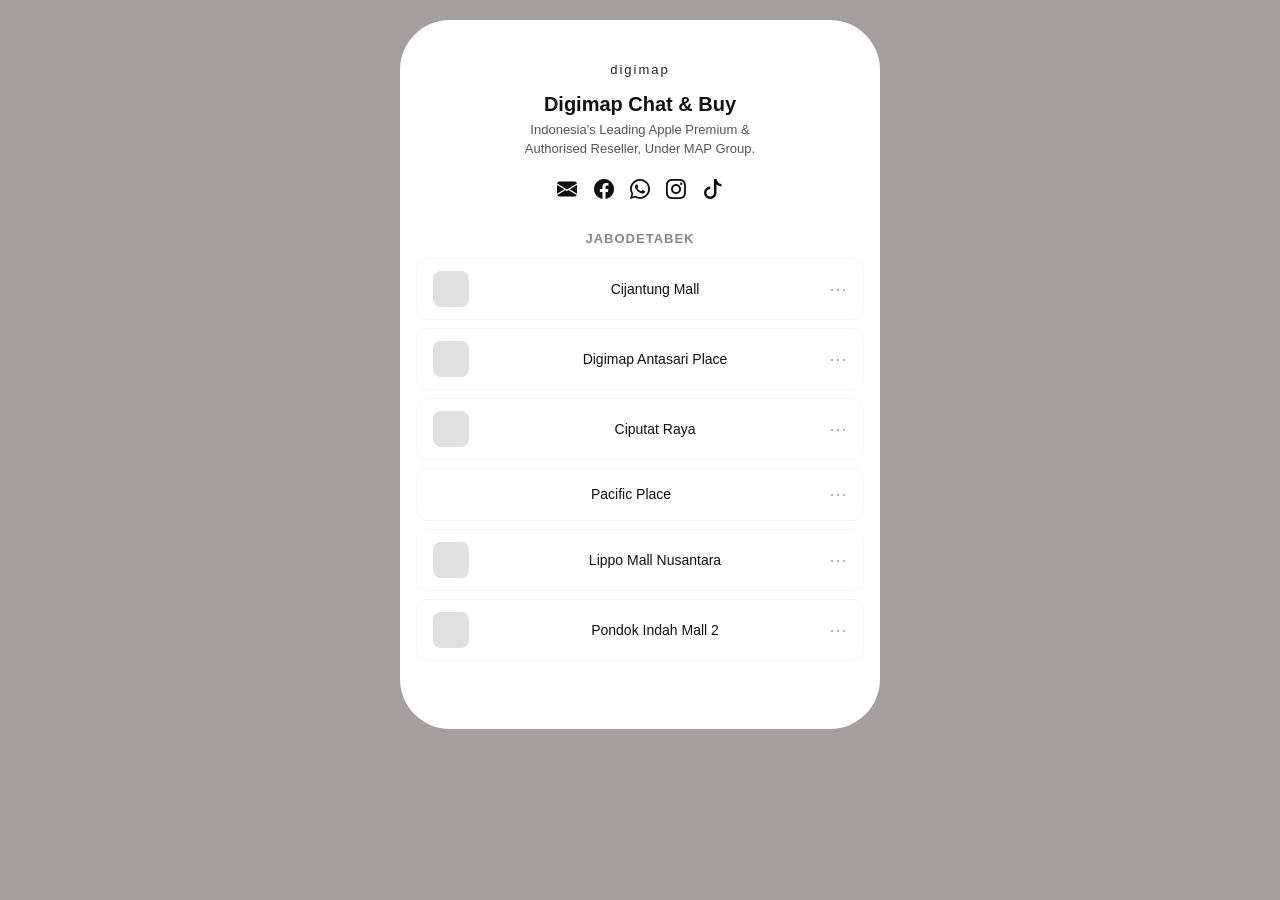
<file: tugasLinktree.html>
<!DOCTYPE html>
<html lang="en">
<head>
  <title>5026241161</title>
  <meta charset="utf-8">
  <meta name="viewport" content="width=device-width, initial-scale=1">
  <link rel="stylesheet" href="https://cdn.jsdelivr.net/npm/bootstrap@4.6.2/dist/css/bootstrap.min.css">
  <link rel="stylesheet" href="https://cdn.jsdelivr.net/npm/bootstrap-icons@1.11.3/font/bootstrap-icons.min.css">
  <script src="https://cdn.jsdelivr.net/npm/jquery@3.7.1/dist/jquery.slim.min.js"></script>
  <script src="https://cdn.jsdelivr.net/npm/popper.js@1.16.1/dist/umd/popper.min.js"></script>
  <script src="https://cdn.jsdelivr.net/npm/bootstrap@4.6.2/dist/js/bootstrap.bundle.min.js"></script>
  <style>
    body {
      background-color: #a5a0a0;
      font-family: -apple-system, BlinkMacSystemFont, 'Segoe UI', sans-serif;
      padding-top: 20px;
    }
    .linktree-container {
      max-width: 480px;
      margin: 0 auto;
      padding: 40px 16px 60px ;
      background-color: #ffffff;
      border-radius: 50px;
    }
    .logo-text {
      font-size: 13px;
      letter-spacing: 2px;
      color: #222;
      font-weight: 500;
      margin-bottom: 12px;
    }
    .profile-name {
      font-size: 20px;
      font-weight: 700;
      color: #111;
      margin-bottom: 4px;
    }
    .profile-desc {
      font-size: 13px;
      color: #555;
      margin-bottom: 16px;
      line-height: 1.5;
    }
    .social-icons a {
      color: #111;
      font-size: 20px;
      margin: 0 6px;
      text-decoration: none;
    }
    .social-icons a:hover {
      color: #444;
    }
    .section-label {
      font-size: 13px;
      font-weight: 600;
      color: #888;
      margin: 24px 0 10px;
      text-transform: uppercase;
      letter-spacing: 1px;
    }
    .btn-linktree {
      display: flex;
      align-items: center;
      width: 100%;
      padding: 12px 16px;
      background-color: #ffffff5d;
      border: 1px solid #e0e0e04f;
      border-radius: 12px;
      font-size: 14px;
      font-weight: 500;
      color: #111111; 
      text-decoration: none;
      margin-bottom: 8px;
      transition: background-color 0.15s ease;
    }
    .btn-linktree:hover {
      background-color: #f0f0f0;
      color: #111111;
      text-decoration: none;
    }
    .btn-linktree .thumb {
      width: 36px;
      height: 36px;
      border-radius: 8px;
      object-fit: cover;
      margin-right: 12px;
      background: #e0e0e0;
      flex-shrink: 0;
    }
    .btn-linktree .label {
      flex: 1;
      text-align: center;
    }
    .btn-linktree .dots {
      font-size: 18px;
      color: #aaa;
    }
  </style>
</head>
<body>

<div class="linktree-container text-center">

  <!-- Logo -->
  <p class="logo-text">digimap</p>

  <!-- Profile -->
  <h1 class="profile-name">Digimap Chat &amp; Buy</h1>
  <p class="profile-desc">Indonesia's Leading Apple Premium &amp;<br>Authorised Reseller, Under MAP Group.</p>

  <!-- Social Icons -->
  <div class="social-icons mb-4">
    <a href="#"><i class="bi bi-envelope-fill"></i></a>
    <a href="#"><i class="bi bi-facebook"></i></a>
    <a href="https://api.whatsapp.com/send?phone=6285748277740" target="_blank"><i class="bi bi-whatsapp"></i></a>
    <a href="https://www.instagram.com/digimap_id" target="_blank"><i class="bi bi-instagram"></i></a>
    <a href="https://www.tiktok.com/@digimap_id" target="_blank"><i class="bi bi-tiktok"></i></a>
  </div>

  <p class="section-label">Jabodetabek</p>

  <a href="#" class="btn-linktree">
    <div class="thumb"></div>
    <span class="label">Cijantung Mall</span>
    <span class="dots">⋯</span>
  </a>

  <a href="#" class="btn-linktree">
    <div class="thumb"></div>
    <span class="label">Digimap Antasari Place</span>
    <span class="dots">⋯</span>
  </a>

  <a href="#" class="btn-linktree">
    <div class="thumb"></div>
    <span class="label">Ciputat Raya</span>
    <span class="dots">⋯</span>
  </a>

  <a href="#" class="btn-linktree">
    <span class="label">Pacific Place</span>
    <span class="dots">⋯</span>
  </a>

  <a href="#" class="btn-linktree">
    <div class="thumb"></div>
    <span class="label">Lippo Mall Nusantara</span>
    <span class="dots">⋯</span>
  </a>

  <a href="#" class="btn-linktree">
    <div class="thumb"></div>
    <span class="label">Pondok Indah Mall 2</span>
    <span class="dots">⋯</span>
  </a>

</div>

</body>
</html>
</file>
<file: assets/css/main.css>
/**
* Template Name: Arsha
* Template URL: https://bootstrapmade.com/arsha-free-bootstrap-html-template-corporate/
* Updated: Feb 22 2025 with Bootstrap v5.3.3
* Author: BootstrapMade.com
* License: https://bootstrapmade.com/license/
*/

/*--------------------------------------------------------------
# Font & Color Variables
# Help: https://bootstrapmade.com/color-system/
--------------------------------------------------------------*/
/* Fonts */
:root {
  --default-font: "Open Sans",  system-ui, -apple-system, "Segoe UI", Roboto, "Helvetica Neue", Arial, "Noto Sans", "Liberation Sans", sans-serif, "Apple Color Emoji", "Segoe UI Emoji", "Segoe UI Symbol", "Noto Color Emoji";
  --heading-font: "Jost",  sans-serif;
  --nav-font: "Poppins",  sans-serif;
}

/* Global Colors - The following color variables are used throughout the website. Updating them here will change the color scheme of the entire website */
:root { 
  --background-color: #ffffff; /* Background color for the entire website, including individual sections */
  --default-color: #444444; /* Default color used for the majority of the text content across the entire website */
  --heading-color: #37517e; /* Color for headings, subheadings and title throughout the website */
  --accent-color: #47b2e4; /* Accent color that represents your brand on the website. It's used for buttons, links, and other elements that need to stand out */
  --surface-color: #ffffff; /* The surface color is used as a background of boxed elements within sections, such as cards, icon boxes, or other elements that require a visual separation from the global background. */
  --contrast-color: #ffffff; /* Contrast color for text, ensuring readability against backgrounds of accent, heading, or default colors. */
}

/* Nav Menu Colors - The following color variables are used specifically for the navigation menu. They are separate from the global colors to allow for more customization options */
:root {
  --nav-color: #ffffff;  /* The default color of the main navmenu links */
  --nav-hover-color: #47b2e4; /* Applied to main navmenu links when they are hovered over or active */
  --nav-mobile-background-color: #ffffff; /* Used as the background color for mobile navigation menu */
  --nav-dropdown-background-color: #ffffff; /* Used as the background color for dropdown items that appear when hovering over primary navigation items */
  --nav-dropdown-color: #444444; /* Used for navigation links of the dropdown items in the navigation menu. */
  --nav-dropdown-hover-color: #47b2e4; /* Similar to --nav-hover-color, this color is applied to dropdown navigation links when they are hovered over. */
}

/* Color Presets - These classes override global colors when applied to any section or element, providing reuse of the sam color scheme. */

.light-background {
  --background-color: #f5f6f8;
  --surface-color: #ffffff;
}

.dark-background {
  --background-color: #37517e;
  --default-color: #ffffff;
  --heading-color: #ffffff;
  --surface-color: #4668a2;
  --contrast-color: #ffffff;
}

/* Smooth scroll */
:root {
  scroll-behavior: smooth;
}

/*--------------------------------------------------------------
# General Styling & Shared Classes
--------------------------------------------------------------*/
body {
  color: var(--default-color);
  background-color: var(--background-color);
  font-family: var(--default-font);
}

a {
  color: var(--accent-color);
  text-decoration: none;
  transition: 0.3s;
}

a:hover {
  color: color-mix(in srgb, var(--accent-color), transparent 25%);
  text-decoration: none;
}

h1,
h2,
h3,
h4,
h5,
h6 {
  color: var(--heading-color);
  font-family: var(--heading-font);
}

/* PHP Email Form Messages
------------------------------*/
.php-email-form .error-message {
  display: none;
  background: #df1529;
  color: #ffffff;
  text-align: left;
  padding: 15px;
  margin-bottom: 24px;
  font-weight: 600;
}

.php-email-form .sent-message {
  display: none;
  color: #ffffff;
  background: #059652;
  text-align: center;
  padding: 15px;
  margin-bottom: 24px;
  font-weight: 600;
}

.php-email-form .loading {
  display: none;
  background: var(--surface-color);
  text-align: center;
  padding: 15px;
  margin-bottom: 24px;
}

.php-email-form .loading:before {
  content: "";
  display: inline-block;
  border-radius: 50%;
  width: 24px;
  height: 24px;
  margin: 0 10px -6px 0;
  border: 3px solid var(--accent-color);
  border-top-color: var(--surface-color);
  animation: php-email-form-loading 1s linear infinite;
}

@keyframes php-email-form-loading {
  0% {
    transform: rotate(0deg);
  }

  100% {
    transform: rotate(360deg);
  }
}

/*--------------------------------------------------------------
# Global Header
--------------------------------------------------------------*/
.header {
  --background-color: #3d4d6a;
  --heading-color: #ffffff;
  color: var(--default-color);
  background-color: var(--background-color);
  padding: 15px 0;
  transition: all 0.5s;
  z-index: 997;
}

.header .logo {
  line-height: 1;
  
}



.header .logo img {
  max-height: 36px;
  margin-right: 8px;
  background-color: transparent;
}

.header .logo h1 {
  font-size: 30px;
  margin: 0;
  font-weight: 500;
  color: var(--heading-color);
  letter-spacing: 2px;
  text-transform: uppercase;
  mix-blend-mode: multiply;
}

.header .btn-getstarted,
.header .btn-getstarted:focus {
  color: var(--contrast-color);
  background: var(--accent-color);
  font-size: 14px;
  padding: 8px 25px;
  margin: 0 0 0 30px;
  border-radius: 50px;
  transition: 0.3s;
}

.header .btn-getstarted:hover,
.header .btn-getstarted:focus:hover {
  color: var(--contrast-color);
  background: color-mix(in srgb, var(--accent-color), transparent 15%);
}

@media (max-width: 1200px) {
  .header .logo {
    order: 1;
  }

  .header .btn-getstarted {
    order: 2;
    margin: 0 15px 0 0;
    padding: 6px 15px;
  }

  .header .navmenu {
    order: 3;
  }
}

/* Index Page Header
------------------------------*/
.index-page .header {
  --background-color: rgba(255, 255, 255, 0);
  --heading-color: #ffffff;
  --nav-color: #ffffff;
}

/* Index Page Header on Scroll
------------------------------*/
.index-page.scrolled .header {
  --background-color: rgba(40, 58, 90, 0.9);
}

/*--------------------------------------------------------------
# Navigation Menu
--------------------------------------------------------------*/
/* Desktop Navigation */
@media (min-width: 1200px) {
  .navmenu {
    padding: 0;
  }

  .navmenu ul {
    margin: 0;
    padding: 0;
    display: flex;
    list-style: none;
    align-items: center;
  }

  .navmenu li {
    position: relative;
  }

  .navmenu a,
  .navmenu a:focus {
    color: var(--nav-color);
    padding: 18px 15px;
    font-size: 15px;
    font-family: var(--nav-font);
    font-weight: 400;
    display: flex;
    align-items: center;
    justify-content: space-between;
    white-space: nowrap;
    transition: 0.3s;
  }

  .navmenu a i,
  .navmenu a:focus i {
    font-size: 12px;
    line-height: 0;
    margin-left: 5px;
    transition: 0.3s;
  }

  .navmenu li:last-child a {
    padding-right: 0;
  }

  .navmenu li:hover>a,
  .navmenu .active,
  .navmenu .active:focus {
    color: var(--nav-hover-color);
  }

  .navmenu .dropdown ul {
    margin: 0;
    padding: 10px 0;
    background: var(--nav-dropdown-background-color);
    display: block;
    position: absolute;
    visibility: hidden;
    left: 14px;
    top: 130%;
    opacity: 0;
    transition: 0.3s;
    border-radius: 4px;
    z-index: 99;
    box-shadow: 0px 0px 30px rgba(0, 0, 0, 0.1);
  }

  .navmenu .dropdown ul li {
    min-width: 200px;
  }

  .navmenu .dropdown ul a {
    padding: 10px 20px;
    font-size: 15px;
    text-transform: none;
    color: var(--nav-dropdown-color);
  }

  .navmenu .dropdown ul a i {
    font-size: 12px;
  }

  .navmenu .dropdown ul a:hover,
  .navmenu .dropdown ul .active:hover,
  .navmenu .dropdown ul li:hover>a {
    color: var(--nav-dropdown-hover-color);
  }

  .navmenu .dropdown:hover>ul {
    opacity: 1;
    top: 100%;
    visibility: visible;
  }

  .navmenu .dropdown .dropdown ul {
    top: 0;
    left: -90%;
    visibility: hidden;
  }

  .navmenu .dropdown .dropdown:hover>ul {
    opacity: 1;
    top: 0;
    left: -100%;
    visibility: visible;
  }

  .navmenu .megamenu {
    position: static;
  }

  .navmenu .megamenu ul {
    margin: 0;
    padding: 10px;
    background: var(--nav-dropdown-background-color);
    box-shadow: 0px 0px 20px rgba(0, 0, 0, 0.1);
    position: absolute;
    top: 130%;
    left: 0;
    right: 0;
    visibility: hidden;
    opacity: 0;
    display: flex;
    transition: 0.3s;
    border-radius: 4px;
    z-index: 99;
  }

  .navmenu .megamenu ul li {
    flex: 1;
  }

  .navmenu .megamenu ul li a,
  .navmenu .megamenu ul li:hover>a {
    padding: 10px 20px;
    font-size: 15px;
    color: var(--nav-dropdown-color);
  }

  .navmenu .megamenu ul li a:hover,
  .navmenu .megamenu ul li .active,
  .navmenu .megamenu ul li .active:hover {
    color: var(--nav-dropdown-hover-color);
  }

  .navmenu .megamenu:hover>ul {
    opacity: 1;
    top: 100%;
    visibility: visible;
  }

  .navmenu .dd-box-shadow {
    box-shadow: 0px 0px 30px rgba(0, 0, 0, 0.1);
  }
}

/* Mobile Navigation */
@media (max-width: 1199px) {
  .mobile-nav-toggle {
    color: var(--nav-color);
    font-size: 28px;
    line-height: 0;
    margin-right: 10px;
    cursor: pointer;
    transition: color 0.3s;
  }

  .navmenu {
    padding: 0;
    z-index: 9997;
  }

  .navmenu ul {
    display: none;
    list-style: none;
    position: absolute;
    inset: 60px 20px 20px 20px;
    padding: 10px 0;
    margin: 0;
    border-radius: 6px;
    background-color: var(--nav-mobile-background-color);
    overflow-y: auto;
    transition: 0.3s;
    z-index: 9998;
    box-shadow: 0px 0px 30px rgba(0, 0, 0, 0.1);
  }

  .navmenu a,
  .navmenu a:focus {
    color: var(--nav-dropdown-color);
    padding: 10px 20px;
    font-family: var(--nav-font);
    font-size: 17px;
    font-weight: 500;
    display: flex;
    align-items: center;
    justify-content: space-between;
    white-space: nowrap;
    transition: 0.3s;
  }

  .navmenu a i,
  .navmenu a:focus i {
    font-size: 12px;
    line-height: 0;
    margin-left: 5px;
    width: 30px;
    height: 30px;
    display: flex;
    align-items: center;
    justify-content: center;
    border-radius: 50%;
    transition: 0.3s;
    background-color: color-mix(in srgb, var(--accent-color), transparent 90%);
  }

  .navmenu a i:hover,
  .navmenu a:focus i:hover {
    background-color: var(--accent-color);
    color: var(--contrast-color);
  }

  .navmenu a:hover,
  .navmenu .active,
  .navmenu .active:focus {
    color: var(--nav-dropdown-hover-color);
  }

  .navmenu .active i,
  .navmenu .active:focus i {
    background-color: var(--accent-color);
    color: var(--contrast-color);
    transform: rotate(180deg);
  }

  .navmenu .dropdown ul {
    position: static;
    display: none;
    z-index: 99;
    padding: 10px 0;
    margin: 10px 20px;
    background-color: var(--nav-dropdown-background-color);
    border: 1px solid color-mix(in srgb, var(--default-color), transparent 90%);
    box-shadow: none;
    transition: all 0.5s ease-in-out;
  }

  .navmenu .dropdown ul ul {
    background-color: rgba(33, 37, 41, 0.1);
  }

  .navmenu .dropdown>.dropdown-active {
    display: block;
    background-color: rgba(33, 37, 41, 0.03);
  }

  .mobile-nav-active {
    overflow: hidden;
  }

  .mobile-nav-active .mobile-nav-toggle {
    color: #fff;
    position: absolute;
    font-size: 32px;
    top: 15px;
    right: 15px;
    margin-right: 0;
    z-index: 9999;
  }

  .mobile-nav-active .navmenu {
    position: fixed;
    overflow: hidden;
    inset: 0;
    background: rgba(33, 37, 41, 0.8);
    transition: 0.3s;
  }

  .mobile-nav-active .navmenu>ul {
    display: block;
  }
}

/*--------------------------------------------------------------
# Global Footer
--------------------------------------------------------------*/
.footer {
  color: var(--default-color);
  background-color: var(--background-color);
  font-size: 14px;
  padding-bottom: 50px;
  position: relative;
}

.footer .footer-newsletter {
  background-color: color-mix(in srgb, var(--heading-color), transparent 95%);
  padding: 50px 0;
}

.footer .footer-newsletter h4 {
  font-size: 24px;
}

.footer .footer-newsletter .newsletter-form {
  margin-top: 30px;
  margin-bottom: 15px;
  padding: 6px 8px;
  position: relative;
  background-color: color-mix(in srgb, var(--background-color), transparent 50%);
  border: 1px solid color-mix(in srgb, var(--default-color), transparent 90%);
  box-shadow: 0px 2px 25px rgba(0, 0, 0, 0.1);
  display: flex;
  transition: 0.3s;
  border-radius: 50px;
}

.footer .footer-newsletter .newsletter-form:focus-within {
  border-color: var(--accent-color);
}

.footer .footer-newsletter .newsletter-form input[type=email] {
  border: 0;
  padding: 4px;
  width: 100%;
  background-color: color-mix(in srgb, var(--background-color), transparent 50%);
  color: var(--default-color);
}

.footer .footer-newsletter .newsletter-form input[type=email]:focus-visible {
  outline: none;
}

.footer .footer-newsletter .newsletter-form input[type=submit] {
  border: 0;
  font-size: 16px;
  padding: 0 20px;
  margin: -7px -8px -7px 0;
  background: var(--accent-color);
  color: var(--contrast-color);
  transition: 0.3s;
  border-radius: 50px;
}

.footer .footer-newsletter .newsletter-form input[type=submit]:hover {
  background: color-mix(in srgb, var(--accent-color), transparent 20%);
}

.footer .footer-top {
  padding-top: 50px;
}

.footer .social-links a {
  display: flex;
  align-items: center;
  justify-content: center;
  width: 40px;
  height: 40px;
  border-radius: 50%;
  border: 1px solid color-mix(in srgb, var(--default-color), transparent 50%);
  font-size: 16px;
  color: color-mix(in srgb, var(--default-color), transparent 20%);
  margin-right: 10px;
  transition: 0.3s;
}

.footer .social-links a:hover {
  color: var(--accent-color);
  border-color: var(--accent-color);
}

.footer h4 {
  font-size: 16px;
  font-weight: bold;
  position: relative;
  padding-bottom: 12px;
}

.footer .footer-links {
  margin-bottom: 30px;
}

.footer .footer-links ul {
  list-style: none;
  padding: 0;
  margin: 0;
}

.footer .footer-links ul i {
  margin-right: 3px;
  font-size: 12px;
  line-height: 0;
  color: var(--accent-color);
}

.footer .footer-links ul li {
  padding: 10px 0;
  display: flex;
  align-items: center;
}

.footer .footer-links ul li:first-child {
  padding-top: 0;
}

.footer .footer-links ul a {
  display: inline-block;
  color: color-mix(in srgb, var(--default-color), transparent 20%);
  line-height: 1;
}

.footer .footer-links ul a:hover {
  color: var(--accent-color);
}

.footer .footer-about a {
  color: var(--heading-color);
  font-size: 28px;
  font-weight: 600;
  text-transform: uppercase;
  font-family: var(--heading-font);
}

.footer .footer-contact p {
  margin-bottom: 5px;
}

.footer .copyright {
  padding-top: 25px;
  padding-bottom: 25px;
  border-top: 1px solid color-mix(in srgb, var(--default-color), transparent 90%);
}

.footer .copyright p {
  margin-bottom: 0;
}

.footer .credits {
  margin-top: 6px;
  font-size: 13px;
}

/*--------------------------------------------------------------
# Preloader
--------------------------------------------------------------*/
#preloader {
  position: fixed;
  inset: 0;
  z-index: 999999;
  overflow: hidden;
  background: var(--background-color);
  transition: all 0.6s ease-out;
}

#preloader:before {
  content: "";
  position: fixed;
  top: calc(50% - 30px);
  left: calc(50% - 30px);
  border: 6px solid #ffffff;
  border-color: var(--accent-color) transparent var(--accent-color) transparent;
  border-radius: 50%;
  width: 60px;
  height: 60px;
  animation: animate-preloader 1.5s linear infinite;
}

@keyframes animate-preloader {
  0% {
    transform: rotate(0deg);
  }

  100% {
    transform: rotate(360deg);
  }
}

/*--------------------------------------------------------------
# Scroll Top Button
--------------------------------------------------------------*/
.scroll-top {
  position: fixed;
  visibility: hidden;
  opacity: 0;
  right: 15px;
  bottom: -15px;
  z-index: 99999;
  background-color: var(--accent-color);
  width: 44px;
  height: 44px;
  border-radius: 50px;
  transition: all 0.4s;
}

.scroll-top i {
  font-size: 24px;
  color: var(--contrast-color);
  line-height: 0;
}

.scroll-top:hover {
  background-color: color-mix(in srgb, var(--accent-color), transparent 20%);
  color: var(--contrast-color);
}

.scroll-top.active {
  visibility: visible;
  opacity: 1;
  bottom: 15px;
}

/*--------------------------------------------------------------
# Disable aos animation delay on mobile devices
--------------------------------------------------------------*/
@media screen and (max-width: 768px) {
  [data-aos-delay] {
    transition-delay: 0 !important;
  }
}

/*--------------------------------------------------------------
# Global Page Titles & Breadcrumbs
--------------------------------------------------------------*/
.page-title {
  --background-color: color-mix(in srgb, var(--default-color), transparent 96%);
  color: var(--default-color);
  background-color: var(--background-color);
  padding: 20px 0;
  position: relative;
}

.page-title h1 {
  font-size: 28px;
  font-weight: 700;
  margin: 0;
}

.page-title .breadcrumbs ol {
  display: flex;
  flex-wrap: wrap;
  list-style: none;
  padding: 0 0 10px 0;
  margin: 0;
  font-size: 14px;
}

.page-title .breadcrumbs ol li+li {
  padding-left: 10px;
}

.page-title .breadcrumbs ol li+li::before {
  content: "/";
  display: inline-block;
  padding-right: 10px;
  color: color-mix(in srgb, var(--default-color), transparent 70%);
}

/*--------------------------------------------------------------
# Global Sections
--------------------------------------------------------------*/
section,
.section {
  color: var(--default-color);
  background-color: var(--background-color);
  padding: 60px 0;
  scroll-margin-top: 88px;
  overflow: clip;
}

@media (max-width: 1199px) {

  section,
  .section {
    scroll-margin-top: 66px;
  }
}

/*--------------------------------------------------------------
# Global Section Titles
--------------------------------------------------------------*/
.section-title {
  text-align: center;
  padding-bottom: 60px;
  position: relative;
}

.section-title h2 {
  font-size: 32px;
  font-weight: 700;
  margin-bottom: 20px;
  padding-bottom: 20px;
  text-transform: uppercase;
  position: relative;
}

.section-title h2:before {
  content: "";
  position: absolute;
  display: block;
  width: 160px;
  height: 1px;
  background: color-mix(in srgb, var(--default-color), transparent 60%);
  left: 0;
  right: 0;
  bottom: 1px;
  margin: auto;
}

.section-title h2::after {
  content: "";
  position: absolute;
  display: block;
  width: 60px;
  height: 3px;
  background: var(--accent-color);
  left: 0;
  right: 0;
  bottom: 0;
  margin: auto;
}

.section-title p {
  margin-bottom: 0;
}

/*--------------------------------------------------------------
# Hero Section
--------------------------------------------------------------*/
.hero {
  width: 100%;
  min-height: 80vh;
  position: relative;
  padding: 120px 0 60px 0;
  display: flex;
  align-items: center;
}

.hero h1 {
  margin: 0;
  font-size: 48px;
  font-weight: 700;
  line-height: 56px;
}

.hero p {
  color: color-mix(in srgb, var(--default-color), transparent 30%);
  margin: 5px 0 30px 0;
  font-size: 22px;
  line-height: 1.3;
  font-weight: 600;
}

.hero .btn-get-started {
  color: var(--contrast-color);
  background: var(--accent-color);
  font-family: var(--heading-font);
  font-weight: 500;
  font-size: 15px;
  letter-spacing: 1px;
  display: inline-block;
  padding: 10px 28px 12px 28px;
  border-radius: 50px;
  transition: 0.5s;
}

.hero .btn-get-started:hover {
  color: var(--contrast-color);
  background: color-mix(in srgb, var(--accent-color), transparent 15%);
}

.hero .btn-watch-video {
  font-size: 16px;
  transition: 0.5s;
  margin-left: 25px;
  padding: 10px 28px 12px 28px;
  border-radius: 50px;
  color: var(--default-color);
  font-weight: 600;
  background-color: transparent;


}

.hero .btn-watch-video i {
  color: var(--contrast-color);
  font-size: 32px;
  transition: 0.3s;
  line-height: 0;
  margin-right: 8px;
}

.hero .btn-watch-video:hover {
  color: var(--accent-color);
}

.hero .btn-watch-video:hover i {
  color: color-mix(in srgb, var(--accent-color), transparent 15%);
}

.hero .animated {
  animation: up-down 2s ease-in-out infinite alternate-reverse both;
}

@media (max-width: 640px) {
  .hero h1 {
    font-size: 28px;
    line-height: 36px;
  }

  .hero p {
    font-size: 18px;
    line-height: 24px;
    margin-bottom: 30px;
  }

  .hero .btn-get-started,
  .hero .btn-watch-video {
    font-size: 13px;
  }
}

@keyframes up-down {
  0% {
    transform: translateY(10px);
  }

  100% {
    transform: translateY(-10px);
  }
}

/*--------------------------------------------------------------
# Clients Section
--------------------------------------------------------------*/
.clients {
  padding: 12px 0;
}

.clients .swiper {
  padding: 10px 0;
}

.clients .swiper-wrapper {
  height: auto;
}

.clients .swiper-slide img {
  transition: 0.3s;
  padding: 0 10px;
}

.clients .swiper-slide img:hover {
  transform: scale(1.1);
}

/*--------------------------------------------------------------
# About Section
--------------------------------------------------------------*/
.about ul {
  list-style: none;
  padding: 0;
}

.about ul li {
  padding-bottom: 5px;
  display: flex;
  align-items: center;
}

.about ul i {
  font-size: 20px;
  padding-right: 4px;
  color: var(--accent-color);
}

.about .read-more {
  color: var(--accent-color);
  font-family: var(--heading-font);
  font-weight: 500;
  font-size: 16px;
  letter-spacing: 1px;
  padding: 8px 28px;
  border-radius: 5px;
  transition: 0.3s;
  display: inline-flex;
  align-items: center;
  justify-content: center;
  border: 2px solid var(--accent-color);
}

.about .read-more i {
  font-size: 18px;
  margin-left: 5px;
  line-height: 0;
  transition: 0.3s;
}

.about .read-more:hover {
  background: var(--accent-color);
  color: var(--contrast-color);
}

.about .read-more:hover i {
  transform: translate(5px, 0);
}

/*--------------------------------------------------------------
# Why Us Section
--------------------------------------------------------------*/
.why-us {
  padding: 30px 0;
}

.why-us .content h3 {
  font-weight: 400;
  font-size: 34px;
}

.why-us .content p {
  color: color-mix(in srgb, var(--default-color), transparent 30%);
}

.why-us .faq-container .faq-item {
  background-color: var(--surface-color);
  position: relative;
  padding: 20px;
  margin-bottom: 20px;
  box-shadow: 0px 5px 25px 0px rgba(0, 0, 0, 0.1);
  overflow: hidden;
}

.why-us .faq-container .faq-item:last-child {
  margin-bottom: 0;
}

.why-us .faq-container .faq-item h3 {
  font-weight: 500;
  font-size: 17px;
  line-height: 24px;
  margin: 0 30px 0 0;
  transition: 0.3s;
  cursor: pointer;
}

.why-us .faq-container .faq-item h3 span {
  color: var(--accent-color);
  padding-right: 5px;
  font-weight: 600;
}

.why-us .faq-container .faq-item h3:hover {
  color: var(--accent-color);
}

.why-us .faq-container .faq-item .faq-content {
  display: grid;
  grid-template-rows: 0fr;
  transition: 0.3s ease-in-out;
  visibility: hidden;
  opacity: 0;
}

.why-us .faq-container .faq-item .faq-content p {
  margin-bottom: 0;
  overflow: hidden;
}

.why-us .faq-container .faq-item .faq-icon {
  position: absolute;
  top: 22px;
  left: 20px;
  font-size: 22px;
  line-height: 0;
  transition: 0.3s;
  color: var(--accent-color);
}

.why-us .faq-container .faq-item .faq-toggle {
  position: absolute;
  top: 20px;
  right: 20px;
  font-size: 16px;
  line-height: 0;
  transition: 0.3s;
  cursor: pointer;
}

.why-us .faq-container .faq-item .faq-toggle:hover {
  color: var(--accent-color);
}

.why-us .faq-container .faq-active h3 {
  color: var(--accent-color);
}

.why-us .faq-container .faq-active .faq-content {
  grid-template-rows: 1fr;
  visibility: visible;
  opacity: 1;
  padding-top: 10px;
}

.why-us .faq-container .faq-active .faq-toggle {
  transform: rotate(90deg);
  color: var(--accent-color);
}

.why-us .why-us-img {
  display: flex;
  align-items: center;
  justify-content: center;
}

.why-us .why-us-img img {
  max-height: 70%;
}

/*--------------------------------------------------------------
# Skills Section
--------------------------------------------------------------*/
.skills .content h3 {
  font-size: 2rem;
  font-weight: 700;
}

.skills .content p {
  color: color-mix(in srgb, var(--default-color), transparent 30%);
}

.skills .content p:last-child {
  margin-bottom: 0;
}

.skills .content ul {
  list-style: none;
  padding: 0;
}

.skills .content ul li {
  padding-bottom: 10px;
}

.skills .progress {
  height: 60px;
  display: block;
  background: none;
  border-radius: 0;
}

.skills .progress .skill {
  color: var(--default-color);
  padding: 0;
  margin: 0 0 6px 0;
  text-transform: uppercase;
  display: block;
  font-weight: 600;
  font-family: var(--heading-font);
}

.skills .progress .skill .val {
  float: right;
  font-style: normal;
}

.skills .progress-bar-wrap {
  background: color-mix(in srgb, var(--heading-color), transparent 90%);
  height: 10px;
}

.skills .progress-bar {
  width: 1px;
  height: 10px;
  transition: 0.9s;
  background-color: var(--heading-color);
}

/*--------------------------------------------------------------
# Services Section
--------------------------------------------------------------*/
.services .service-item {
  background-color: var(--surface-color);
  box-shadow: 0px 5px 90px 0px rgba(0, 0, 0, 0.1);
  padding: 50px 30px;
  transition: all ease-in-out 0.4s;
  height: 100%;
}

.services .service-item img {
  width: 60px;  
  height: auto;
  display: block;
  margin: 0 0 15px; 
}

.services .service-item .icon i {
  color: var(--accent-color);
  font-size: 36px;
  transition: 0.3s;
}

.services .service-item h4 {
  font-weight: 700;
  margin-bottom: 15px;
  font-size: 20px;
}

.services .service-item h4 a {
  color: var(--heading-color);
  transition: ease-in-out 0.3s;
}

.services .service-item p {
  line-height: 24px;
  font-size: 14px;
  margin-bottom: 0;
}

.services .service-item:hover {
  transform: translateY(-10px);
}

.services .service-item:hover h4 a {
  color: var(--accent-color);
}

/*--------------------------------------------------------------
# Work Process Section
--------------------------------------------------------------*/
.work-process .steps-item {
  background: var(--surface-color);
  border-radius: 20px;
  height: 100%;
  transition: all 0.3s ease-in-out;
  box-shadow: 0 5px 20px color-mix(in srgb, var(--default-color), transparent 92%);
}

.work-process .steps-item .steps-image {
  border-radius: 20px 20px 0 0;
  overflow: hidden;
}

.work-process .steps-item:hover {
  transform: translateY(-10px);
  box-shadow: 0 15px 30px color-mix(in srgb, var(--accent-color), transparent 85%);
}

.work-process .steps-item:hover .steps-number {
  background: var(--accent-color);
  color: var(--contrast-color);
}

.work-process .steps-item:hover .steps-image img {
  transform: scale(1.1);
}

.work-process .steps-image {
  position: relative;
  height: 280px;
}

.work-process .steps-image img {
  width: 100%;
  height: 100%;
  object-fit: cover;
  transition: transform 0.6s ease;
}

.work-process .steps-content {
  position: relative;
  padding: 40px 30px 30px;
}

.work-process .steps-content .steps-number {
  position: absolute;
  left: 30px;
  top: -30px;
  width: 60px;
  height: 60px;
  background: var(--accent-color);
  color: var(--contrast-color);
  border-radius: 50%;
  font-family: var(--heading-font);
  font-size: 24px;
  font-weight: 700;
  display: flex;
  align-items: center;
  justify-content: center;
  transition: all 0.3s ease-in-out;
}

.work-process .steps-content h3 {
  font-size: 24px;
  font-weight: 700;
  margin-bottom: 15px;
}

.work-process .steps-content p {
  font-size: 15px;
  color: color-mix(in srgb, var(--default-color), transparent 20%);
  margin-bottom: 25px;
}

.work-process .steps-features .feature-item {
  display: flex;
  align-items: center;
  margin-bottom: 12px;
}

.work-process .steps-features .feature-item:last-child {
  margin-bottom: 0;
}

.work-process .steps-features .feature-item i {
  color: var(--accent-color);
  font-size: 18px;
  margin-right: 10px;
}

.work-process .steps-features .feature-item span {
  font-size: 14px;
  color: color-mix(in srgb, var(--default-color), transparent 15%);
}

@media (max-width: 1199px) {
  .work-process .steps-image {
    height: 240px;
  }

  .work-process .steps-content {
    padding: 35px 25px 25px;
  }

  .work-process .steps-content h3 {
    font-size: 22px;
  }
}

@media (max-width: 991px) {
  .work-process .steps-item {
    margin-bottom: 30px;
  }

  .work-process .steps-image {
    height: 220px;
  }

  .work-process .steps-content {
    padding: 30px 20px 20px;
  }

  .work-process .steps-content .steps-number {
    width: 50px;
    height: 50px;
    font-size: 20px;
    left: 25px;
    top: -25px;
  }

  .work-process .steps-content h3 {
    font-size: 20px;
    margin-bottom: 12px;
  }

  .work-process .steps-content p {
    font-size: 14px;
    margin-bottom: 20px;
  }
}

/*--------------------------------------------------------------
# Call To Action Section
--------------------------------------------------------------*/
.call-to-action {
  padding: 120px 0;
  position: relative;
  clip-path: inset(0);
}

.call-to-action img {
  position: fixed;
  top: 0;
  left: 0;
  display: block;
  width: 100%;
  height: 100%;
  object-fit: cover;
  z-index: 1;
}

.call-to-action:before {
  content: "";
  background: color-mix(in srgb, var(--background-color), transparent 35%);
  position: absolute;
  inset: 0;
  z-index: 2;
}

.call-to-action .container {
  position: relative;
  z-index: 3;
}

.call-to-action h3 {
  color: var(--default-color);
  font-size: 28px;
  font-weight: 700;
}

.call-to-action p {
  color: var(--default-color);
}

.call-to-action .cta-btn {
  font-family: var(--heading-font);
  font-weight: 500;
  font-size: 16px;
  letter-spacing: 1px;
  display: inline-block;
  padding: 12px 40px;
  border-radius: 50px;
  transition: 0.5s;
  margin: 10px;
  border: 2px solid var(--contrast-color);
  color: var(--contrast-color);
}

.call-to-action .cta-btn:hover {
  background: var(--accent-color);
  border: 2px solid var(--accent-color);
}

/*--------------------------------------------------------------
# Portfolio Section
--------------------------------------------------------------*/
.portfolio .portfolio-filters {
  padding: 0;
  margin: 0 auto 20px auto;
  list-style: none;
  text-align: center;
}

.portfolio .portfolio-filters li {
  cursor: pointer;
  display: inline-block;
  padding: 8px 20px 10px 20px;
  margin: 0;
  font-size: 15px;
  font-weight: 500;
  line-height: 1;
  margin-bottom: 5px;
  border-radius: 50px;
  transition: all 0.3s ease-in-out;
  font-family: var(--heading-font);
}

.portfolio .portfolio-filters li:hover,
.portfolio .portfolio-filters li.filter-active {
  color: var(--contrast-color);
  background-color: var(--accent-color);
}

.portfolio .portfolio-filters li:first-child {
  margin-left: 0;
}

.portfolio .portfolio-filters li:last-child {
  margin-right: 0;
}

@media (max-width: 575px) {
  .portfolio .portfolio-filters li {
    font-size: 14px;
    margin: 0 0 10px 0;
  }
}

.portfolio .portfolio-item {
  position: relative;
  overflow: hidden;
}

.portfolio .portfolio-item .portfolio-info {
  opacity: 0;
  position: absolute;
  left: 12px;
  right: 12px;
  bottom: -100%;
  z-index: 3;
  transition: all ease-in-out 0.5s;
  background: color-mix(in srgb, var(--background-color), transparent 10%);
  padding: 15px;
}

.portfolio .portfolio-item .portfolio-info h4 {
  font-size: 18px;
  font-weight: 600;
  padding-right: 50px;
}

.portfolio .portfolio-item .portfolio-info p {
  color: color-mix(in srgb, var(--default-color), transparent 30%);
  font-size: 14px;
  margin-bottom: 0;
  padding-right: 50px;
}

.portfolio .portfolio-item .portfolio-info .preview-link,
.portfolio .portfolio-item .portfolio-info .details-link {
  position: absolute;
  right: 50px;
  font-size: 24px;
  top: calc(50% - 14px);
  color: color-mix(in srgb, var(--default-color), transparent 30%);
  transition: 0.3s;
  line-height: 0;
}

.portfolio .portfolio-item .portfolio-info .preview-link:hover,
.portfolio .portfolio-item .portfolio-info .details-link:hover {
  color: var(--accent-color);
}

.portfolio .portfolio-item .portfolio-info .details-link {
  right: 14px;
  font-size: 28px;
}

.portfolio .portfolio-item:hover .portfolio-info {
  opacity: 1;
  bottom: 0;
}

/*--------------------------------------------------------------
# Team Section
--------------------------------------------------------------*/
.team .team-member {
  background-color: var(--surface-color);
  box-shadow: 0px 2px 15px rgba(0, 0, 0, 0.1);
  position: relative;
  border-radius: 5px;
  transition: 0.5s;
  padding: 30px;
  height: 100%;
}

@media (max-width: 468px) {
  .team .team-member {
    flex-direction: column;
    justify-content: center !important;
    align-items: center !important;
  }
}

.team .team-member .pic {
  overflow: hidden;
  width: 150px;
  border-radius: 50%;
  flex-shrink: 0;
}

.team .team-member .pic img {
  transition: ease-in-out 0.3s;
}

.team .team-member:hover {
  transform: translateY(-10px);
}

.team .team-member .member-info {
  padding-left: 30px;
}

@media (max-width: 468px) {
  .team .team-member .member-info {
    padding: 30px 0 0 0;
    text-align: center;
  }
}

.team .team-member h4 {
  font-weight: 700;
  margin-bottom: 5px;
  font-size: 20px;
}

.team .team-member span {
  display: block;
  font-size: 15px;
  padding-bottom: 10px;
  position: relative;
  font-weight: 500;
}

.team .team-member span::after {
  content: "";
  position: absolute;
  display: block;
  width: 50px;
  height: 1px;
  background: color-mix(in srgb, var(--default-color), transparent 85%);
  bottom: 0;
  left: 0;
}

@media (max-width: 468px) {
  .team .team-member span::after {
    left: calc(50% - 25px);
  }
}

.team .team-member p {
  margin: 10px 0 0 0;
  font-size: 14px;
}

.team .team-member .social {
  margin-top: 12px;
  display: flex;
  align-items: center;
  justify-content: start;
  width: 100%;
}

@media (max-width: 468px) {
  .team .team-member .social {
    justify-content: center;
  }
}

.team .team-member .social a {
  background: color-mix(in srgb, var(--default-color), transparent 94%);
  transition: ease-in-out 0.3s;
  display: flex;
  align-items: center;
  justify-content: center;
  border-radius: 50px;
  width: 36px;
  height: 36px;
}

.team .team-member .social a i {
  color: color-mix(in srgb, var(--default-color), transparent 20%);
  font-size: 16px;
  margin: 0 2px;
}

.team .team-member .social a:hover {
  background: var(--accent-color);
}

.team .team-member .social a:hover i {
  color: var(--contrast-color);
}

.team .team-member .social a+a {
  margin-left: 8px;
}

/*--------------------------------------------------------------
# Pricing Section
--------------------------------------------------------------*/
.pricing .pricing-item {
  background-color: var(--surface-color);
  box-shadow: 0 3px 20px -2px rgba(0, 0, 0, 0.1);
  border-top: 4px solid var(--background-color);
  padding: 60px 40px;
  height: 100%;
  border-radius: 5px;
}

.pricing h3 {
  font-weight: 600;
  margin-bottom: 15px;
  font-size: 20px;
}

.pricing h4 {
  color: var(--accent-color);
  font-size: 48px;
  font-weight: 400;
  font-family: var(--heading-font);
  margin-bottom: 0;
}

.pricing h4 sup {
  font-size: 28px;
}

.pricing h4 span {
  color: color-mix(in srgb, var(--default-color), transparent 50%);
  font-size: 18px;
}

.pricing ul {
  padding: 20px 0;
  list-style: none;
  color: color-mix(in srgb, var(--default-color), transparent 30%);
  text-align: left;
  line-height: 20px;
}

.pricing ul li {
  padding: 10px 0;
  display: flex;
  align-items: center;
}

.pricing ul i {
  color: #059652;
  font-size: 24px;
  padding-right: 3px;
}

.pricing ul .na {
  color: color-mix(in srgb, var(--default-color), transparent 60%);
}

.pricing ul .na i {
  color: color-mix(in srgb, var(--default-color), transparent 60%);
}

.pricing ul .na span {
  text-decoration: line-through;
}

.pricing .buy-btn {
  color: var(--accent-color);
  display: inline-block;
  padding: 8px 35px 10px 35px;
  border-radius: 50px;
  transition: none;
  font-size: 16px;
  font-weight: 500;
  font-family: var(--heading-font);
  transition: 0.3s;
  border: 1px solid var(--accent-color);
}

.pricing .buy-btn:hover {
  background: var(--accent-color);
  color: var(--contrast-color);
}

.pricing .featured {
  border-top-color: var(--accent-color);
}

.pricing .featured .buy-btn {
  background: var(--accent-color);
  color: var(--contrast-color);
}

@media (max-width: 992px) {
  .pricing .box {
    max-width: 60%;
    margin: 0 auto 30px auto;
  }
}

@media (max-width: 767px) {
  .pricing .box {
    max-width: 80%;
    margin: 0 auto 30px auto;
  }
}

@media (max-width: 420px) {
  .pricing .box {
    max-width: 100%;
    margin: 0 auto 30px auto;
  }
}

/*--------------------------------------------------------------
# Testimonials Section
--------------------------------------------------------------*/
.testimonials .section-header {
  margin-bottom: 40px;
}

.testimonials .testimonials-carousel,
.testimonials .testimonials-slider {
  overflow: hidden;
}

.testimonials .testimonial-item {
  text-align: center;
}

.testimonials .testimonial-item .testimonial-img {
  width: 120px;
  border-radius: 50%;
  border: 4px solid var(--background-color);
  margin: 0 auto;
}

.testimonials .testimonial-item h3 {
  font-size: 20px;
  font-weight: bold;
  margin: 10px 0 5px 0;
}

.testimonials .testimonial-item h4 {
  font-size: 14px;
  color: color-mix(in srgb, var(--default-color), transparent 40%);
  margin: 0 0 15px 0;
}

.testimonials .testimonial-item .stars {
  margin-bottom: 15px;
}

.testimonials .testimonial-item .stars i {
  color: #ffc107;
  margin: 0 1px;
}

.testimonials .testimonial-item .quote-icon-left,
.testimonials .testimonial-item .quote-icon-right {
  color: color-mix(in srgb, var(--accent-color), transparent 50%);
  font-size: 26px;
  line-height: 0;
}

.testimonials .testimonial-item .quote-icon-left {
  display: inline-block;
  left: -5px;
  position: relative;
}

.testimonials .testimonial-item .quote-icon-right {
  display: inline-block;
  right: -5px;
  position: relative;
  top: 10px;
  transform: scale(-1, -1);
}

.testimonials .testimonial-item p {
  font-style: italic;
  margin: 0 auto 15px auto;
}

.testimonials .swiper-wrapper {
  height: auto;
}

.testimonials .swiper-pagination {
  margin-top: 20px;
  position: relative;
}

.testimonials .swiper-pagination .swiper-pagination-bullet {
  width: 12px;
  height: 12px;
  opacity: 1;
  background-color: color-mix(in srgb, var(--default-color), transparent 85%);
}

.testimonials .swiper-pagination .swiper-pagination-bullet-active {
  background-color: var(--accent-color);
}

@media (min-width: 992px) {
  .testimonials .testimonial-item p {
    width: 80%;
  }
}

/*--------------------------------------------------------------
# Faq 2 Section
--------------------------------------------------------------*/
.faq-2 .faq-container {
  margin-top: 15px;
}

.faq-2 .faq-container .faq-item {
  background-color: var(--surface-color);
  position: relative;
  padding: 20px;
  margin-bottom: 20px;
  overflow: hidden;
}

.faq-2 .faq-container .faq-item:last-child {
  margin-bottom: 0;
}

.faq-2 .faq-container .faq-item h3 {
  font-weight: 600;
  font-size: 18px;
  line-height: 24px;
  margin: 0 30px 0 32px;
  transition: 0.3s;
  cursor: pointer;
}

.faq-2 .faq-container .faq-item h3 span {
  color: var(--accent-color);
  padding-right: 5px;
}

.faq-2 .faq-container .faq-item h3:hover {
  color: var(--accent-color);
}

.faq-2 .faq-container .faq-item .faq-content {
  display: grid;
  grid-template-rows: 0fr;
  transition: 0.3s ease-in-out;
  visibility: hidden;
  opacity: 0;
}

.faq-2 .faq-container .faq-item .faq-content p {
  margin-bottom: 0;
  overflow: hidden;
}

.faq-2 .faq-container .faq-item .faq-icon {
  position: absolute;
  top: 22px;
  left: 20px;
  font-size: 20px;
  line-height: 0;
  transition: 0.3s;
  color: var(--accent-color);
}

.faq-2 .faq-container .faq-item .faq-toggle {
  position: absolute;
  top: 20px;
  right: 20px;
  font-size: 16px;
  line-height: 0;
  transition: 0.3s;
  cursor: pointer;
}

.faq-2 .faq-container .faq-item .faq-toggle:hover {
  color: var(--accent-color);
}

.faq-2 .faq-container .faq-active h3 {
  color: var(--accent-color);
}

.faq-2 .faq-container .faq-active .faq-content {
  grid-template-rows: 1fr;
  visibility: visible;
  opacity: 1;
  padding-top: 10px;
}

.faq-2 .faq-container .faq-active .faq-toggle {
  transform: rotate(90deg);
  color: var(--accent-color);
}

/*--------------------------------------------------------------
# Subscribe Section
--------------------------------------------------------------*/
.subscribe .container {
  padding: 80px 80px 0 80px;
  background: color-mix(in srgb, var(--default-color), transparent 96%);
  border-radius: 15px;
}

@media (max-width: 992px) {
  .subscribe .container {
    padding: 60px 60px 0 60px;
  }
}

@media (max-width: 575px) {
  .subscribe .container {
    padding: 25px 15px 0 15px;
    border-radius: 0;
  }
}

.subscribe .cta-content h2 {
  font-size: 2.5rem;
  font-weight: 700;
  margin-bottom: 1rem;
}

.subscribe .cta-content p {
  font-size: 1.1rem;
  margin-bottom: 2rem;
}

.subscribe .cta-form .form-control {
  height: 50px;
  border-radius: 25px 0 0 25px;
  border: 1px solid var(--accent-color);
  padding-left: 20px;
}

.subscribe .cta-form .form-control:focus {
  box-shadow: none;
  border-color: var(--accent-color);
}

.subscribe .cta-form .btn {
  height: 50px;
  border-radius: 0 25px 25px 0;
  background-color: var(--accent-color);
  border-color: var(--accent-color);
  color: var(--contrast-color);
  padding: 0 30px;
  font-weight: 600;
  transition: all 0.3s ease;
}

.subscribe .cta-form .btn:hover {
  background-color: color-mix(in srgb, var(--accent-color), black 10%);
  border-color: color-mix(in srgb, var(--accent-color), black 10%);
}

@media (max-width: 575px) {
  .subscribe .cta-form .btn {
    padding: 0 15px;
  }
}

@media (max-width: 991px) {
  .subscribe .cta-content {
    text-align: center;
    margin-bottom: 2rem;
  }

  .subscribe .cta-image {
    text-align: center;
  }
}

/*--------------------------------------------------------------
# Recent Blog Postst Section
--------------------------------------------------------------*/
.recent-blog-postst .post-item {
  background: var(--surface-color);
  box-shadow: 0px 2px 20px rgba(0, 0, 0, 0.1);
  transition: 0.3s;
}

.recent-blog-postst .post-item .post-img img {
  transition: 0.5s;
}

.recent-blog-postst .post-item .post-date {
  position: absolute;
  right: 0;
  bottom: 0;
  background-color: var(--accent-color);
  color: var(--contrast-color);
  text-transform: uppercase;
  font-size: 13px;
  padding: 6px 12px;
  font-weight: 500;
}

.recent-blog-postst .post-item .post-content {
  padding: 30px;
}

.recent-blog-postst .post-item .post-title {
  color: var(--heading-color);
  font-size: 20px;
  font-weight: 700;
  transition: 0.3s;
  margin-bottom: 15px;
}

.recent-blog-postst .post-item .meta i {
  font-size: 16px;
  color: var(--accent-color);
}

.recent-blog-postst .post-item .meta span {
  font-size: 15px;
  color: color-mix(in srgb, var(--default-color), transparent 50%);
}

.recent-blog-postst .post-item hr {
  color: color-mix(in srgb, var(--default-color), transparent 80%);
  margin: 20px 0;
}

.recent-blog-postst .post-item .readmore {
  display: flex;
  align-items: center;
  font-weight: 600;
  line-height: 1;
  transition: 0.3s;
  color: color-mix(in srgb, var(--default-color), transparent 40%);
}

.recent-blog-postst .post-item .readmore i {
  line-height: 0;
  margin-left: 6px;
  font-size: 16px;
}

.recent-blog-postst .post-item:hover .post-title,
.recent-blog-postst .post-item:hover .readmore {
  color: var(--accent-color);
}

.recent-blog-postst .post-item:hover .post-img img {
  transform: scale(1.1);
}

/*--------------------------------------------------------------
# Contact Section
--------------------------------------------------------------*/
.contact .info-wrap {
  background-color: var(--surface-color);
  box-shadow: 0px 0px 20px rgba(0, 0, 0, 0.1);
  border-top: 3px solid var(--accent-color);
  border-bottom: 3px solid var(--accent-color);
  padding: 30px;
  height: 100%;
}

.contact .info-wrap iframe{
  width: 100%;
  height: 300px; /* bebas, sesuaikan */
  border: 0;
  display: block;
}

@media (max-width: 575px) {
  .contact .info-wrap {
    padding: 20px;
  }
}

.contact .info-item {
  margin-bottom: 40px;
}

.contact .info-item i {
  font-size: 20px;
  color: var(--accent-color);
  background: color-mix(in srgb, var(--accent-color), transparent 92%);
  width: 44px;
  height: 44px;
  display: flex;
  justify-content: center;
  align-items: center;
  border-radius: 50px;
  transition: all 0.3s ease-in-out;
  margin-right: 15px;
}

.contact .info-item h3 {
  padding: 0;
  font-size: 18px;
  font-weight: 700;
  margin-bottom: 5px;
}

.contact .info-item p {
  padding: 0;
  margin-bottom: 0;
  font-size: 14px;
}

.contact .info-item:hover i {
  background: var(--accent-color);
  color: var(--contrast-color);
}

.contact .php-email-form {
  background-color: var(--surface-color);
  height: 100%;
  padding: 30px;
  border-top: 3px solid var(--accent-color);
  border-bottom: 3px solid var(--accent-color);
  box-shadow: 0px 0px 20px rgba(0, 0, 0, 0.1);
}

.map-container iframe{
  width: 10%;
  height: 10px; /* bebas, sesuaikan */
  border: 0;
}

@media (max-width: 575px) {
  .contact .php-email-form {
    padding: 20px;
  }
}

.contact .php-email-form input[type=text],
.contact .php-email-form input[type=email],
.contact .php-email-form textarea {
  font-size: 14px;
  padding: 10px 15px;
  box-shadow: none;
  border-radius: 0;
  color: var(--default-color);
  background-color: color-mix(in srgb, var(--background-color), transparent 50%);
  border-color: color-mix(in srgb, var(--default-color), transparent 80%);
}

.contact .php-email-form input[type=text]:focus,
.contact .php-email-form input[type=email]:focus,
.contact .php-email-form textarea:focus {
  border-color: var(--accent-color);
}

.contact .php-email-form input[type=text]::placeholder,
.contact .php-email-form input[type=email]::placeholder,
.contact .php-email-form textarea::placeholder {
  color: color-mix(in srgb, var(--default-color), transparent 70%);
}

.contact .php-email-form button[type=submit] {
  color: var(--contrast-color);
  background: var(--accent-color);
  border: 0;
  padding: 10px 30px;
  transition: 0.4s;
  border-radius: 50px;
}

.contact .php-email-form button[type=submit]:hover {
  background: color-mix(in srgb, var(--accent-color), transparent 25%);
}

/*--------------------------------------------------------------
# Portfolio Details Section
--------------------------------------------------------------*/
.portfolio-details .portfolio-details-slider img {
  width: 100%;
}

.portfolio-details .portfolio-details-slider .swiper-pagination {
  margin-top: 20px;
  position: relative;
}

.portfolio-details .portfolio-details-slider .swiper-pagination .swiper-pagination-bullet {
  width: 12px;
  height: 12px;
  background-color: color-mix(in srgb, var(--default-color), transparent 85%);
  opacity: 1;
}

.portfolio-details .portfolio-details-slider .swiper-pagination .swiper-pagination-bullet-active {
  background-color: var(--accent-color);
}

.portfolio-details .portfolio-info {
  background-color: var(--surface-color);
  padding: 30px;
  box-shadow: 0px 0 30px rgba(0, 0, 0, 0.1);
}

.portfolio-details .portfolio-info h3 {
  font-size: 22px;
  font-weight: 700;
  margin-bottom: 20px;
  padding-bottom: 20px;
  border-bottom: 1px solid color-mix(in srgb, var(--default-color), transparent 85%);
}

.portfolio-details .portfolio-info ul {
  list-style: none;
  padding: 0;
  font-size: 15px;
}

.portfolio-details .portfolio-info ul li+li {
  margin-top: 10px;
}

.portfolio-details .portfolio-description {
  padding-top: 30px;
}

.portfolio-details .portfolio-description h2 {
  font-size: 26px;
  font-weight: 700;
  margin-bottom: 20px;
}

.portfolio-details .portfolio-description p {
  padding: 0;
  color: color-mix(in srgb, var(--default-color), transparent 30%);
}

/*--------------------------------------------------------------
# Service Details Section
--------------------------------------------------------------*/
.service-details .services-list {
  background-color: var(--surface-color);
  padding: 10px 30px;
  border: 1px solid color-mix(in srgb, var(--default-color), transparent 90%);
  margin-bottom: 20px;
}

.service-details .services-list a {
  display: block;
  line-height: 1;
  padding: 8px 0 8px 15px;
  border-left: 3px solid color-mix(in srgb, var(--default-color), transparent 70%);
  margin: 20px 0;
  color: color-mix(in srgb, var(--default-color), transparent 20%);
  transition: 0.3s;
}

.service-details .services-list a.active {
  color: var(--heading-color);
  font-weight: 700;
  border-color: var(--accent-color);
}

.service-details .services-list a:hover {
  border-color: var(--accent-color);
}

.service-details .services-img {
  margin-bottom: 20px;
}

.service-details h3 {
  font-size: 26px;
  font-weight: 700;
}

.service-details h4 {
  font-size: 20px;
  font-weight: 700;
}

.service-details p {
  font-size: 15px;
}

.service-details ul {
  list-style: none;
  padding: 0;
  font-size: 15px;
}

.service-details ul li {
  padding: 5px 0;
  display: flex;
  align-items: center;
}

.service-details ul i {
  font-size: 20px;
  margin-right: 8px;
  color: var(--accent-color);
}

/*--------------------------------------------------------------
# Blog Posts Section
--------------------------------------------------------------*/
.blog-posts article {
  background-color: var(--surface-color);
  box-shadow: 0 4px 16px rgba(0, 0, 0, 0.1);
  padding: 30px;
  height: 100%;
}

.blog-posts .post-img {
  max-height: 440px;
  margin: -30px -30px 0 -30px;
  overflow: hidden;
}

.blog-posts .title {
  font-size: 24px;
  font-weight: 700;
  padding: 0;
  margin: 30px 0;
}

.blog-posts .title a {
  color: var(--heading-color);
  transition: 0.3s;
}

.blog-posts .title a:hover {
  color: var(--accent-color);
}

.blog-posts .meta-top {
  margin-top: 20px;
  color: color-mix(in srgb, var(--default-color), transparent 40%);
}

.blog-posts .meta-top ul {
  display: flex;
  flex-wrap: wrap;
  list-style: none;
  align-items: center;
  padding: 0;
  margin: 0;
}

.blog-posts .meta-top ul li+li {
  padding-left: 20px;
}

.blog-posts .meta-top i {
  font-size: 16px;
  margin-right: 8px;
  line-height: 0;
  color: color-mix(in srgb, var(--default-color), transparent 20%);
}

.blog-posts .meta-top a {
  color: color-mix(in srgb, var(--default-color), transparent 40%);
  font-size: 14px;
  display: inline-block;
  line-height: 1;
}

.blog-posts .content {
  margin-top: 20px;
}

.blog-posts .content .read-more {
  text-align: right;
}

.blog-posts .content .read-more a {
  background: var(--accent-color);
  color: var(--contrast-color);
  display: inline-block;
  padding: 8px 30px;
  transition: 0.3s;
  font-size: 14px;
  border-radius: 4px;
}

.blog-posts .content .read-more a:hover {
  background: color-mix(in srgb, var(--accent-color), transparent 20%);
}

/*--------------------------------------------------------------
# Pagination 2 Section
--------------------------------------------------------------*/
.pagination-2 {
  padding-top: 0;
  color: color-mix(in srgb, var(--default-color), transparent 40%);
}

.pagination-2 ul {
  display: flex;
  padding: 0;
  margin: 0;
  list-style: none;
}

.pagination-2 li {
  margin: 0 5px;
  transition: 0.3s;
}

.pagination-2 li a {
  color: color-mix(in srgb, var(--default-color), transparent 40%);
  padding: 7px 16px;
  display: flex;
  align-items: center;
  justify-content: center;
}

.pagination-2 li a.active,
.pagination-2 li a:hover {
  background: var(--accent-color);
  color: var(--contrast-color);
}

.pagination-2 li a.active a,
.pagination-2 li a:hover a {
  color: var(--contrast-color);
}

/*--------------------------------------------------------------
# Blog Details Section
--------------------------------------------------------------*/
.blog-details {
  max-width: 1000px;
  margin: 0 auto;
}

.blog-details .hero-img {
  position: relative;
  width: 100%;
  height: 500px;
  margin: 0 auto 3rem;
  border-radius: 16px;
  overflow: hidden;
}

.blog-details .hero-img img {
  width: 100%;
  height: 100%;
  object-fit: cover;
}

.blog-details .hero-img .meta-overlay {
  position: absolute;
  bottom: 0;
  left: 0;
  right: 0;
  padding: 2rem;
  background: linear-gradient(to top, rgba(0, 0, 0, 0.7), transparent);
}

.blog-details .hero-img .meta-overlay .meta-categories .category {
  color: var(--contrast-color);
  background-color: var(--accent-color);
  padding: 0.4rem 1rem;
  border-radius: 30px;
  font-size: 0.9rem;
  text-decoration: none;
  transition: all 0.3s ease;
}

.blog-details .hero-img .meta-overlay .meta-categories .category:hover {
  background-color: color-mix(in srgb, var(--accent-color), transparent 15%);
}

.blog-details .hero-img .meta-overlay .meta-categories .divider {
  color: var(--contrast-color);
  margin: 0 0.75rem;
}

.blog-details .hero-img .meta-overlay .meta-categories .reading-time {
  color: var(--contrast-color);
  font-size: 0.9rem;
}

.blog-details .hero-img .meta-overlay .meta-categories .reading-time i {
  margin-right: 0.3rem;
}

@media (max-width: 768px) {
  .blog-details .hero-img {
    height: 350px;
    margin-top: -30px;
    margin-bottom: 2rem;
  }
}

.blog-details .article-content {
  padding: 0 1rem;
}

.blog-details .article-content .content-header {
  margin-bottom: 3rem;
}

.blog-details .article-content .content-header .title {
  font-size: 2.8rem;
  line-height: 1.2;
  margin-bottom: 2rem;
  font-weight: 700;
  color: var(--heading-color);
}

@media (max-width: 768px) {
  .blog-details .article-content .content-header .title {
    font-size: 2rem;
  }
}

.blog-details .article-content .content-header .author-info {
  display: flex;
  justify-content: space-between;
  align-items: center;
  flex-wrap: wrap;
  gap: 1rem;
  padding-bottom: 2rem;
  border-bottom: 1px solid color-mix(in srgb, var(--default-color), transparent 90%);
}

.blog-details .article-content .content-header .author-info .author-details {
  display: flex;
  align-items: center;
  gap: 1rem;
}

.blog-details .article-content .content-header .author-info .author-details .author-img {
  width: 50px;
  height: 50px;
  border-radius: 50%;
  object-fit: cover;
}

.blog-details .article-content .content-header .author-info .author-details .info h4 {
  margin: 0;
  font-size: 1.1rem;
  color: var(--heading-color);
}

.blog-details .article-content .content-header .author-info .author-details .info .role {
  font-size: 0.9rem;
  color: color-mix(in srgb, var(--default-color), transparent 30%);
}

.blog-details .article-content .content-header .author-info .post-meta {
  color: color-mix(in srgb, var(--default-color), transparent 30%);
  font-size: 0.95rem;
}

.blog-details .article-content .content-header .author-info .post-meta i {
  margin-right: 0.3rem;
}

.blog-details .article-content .content-header .author-info .post-meta .divider {
  margin: 0 0.75rem;
}

.blog-details .article-content .content {
  font-size: 1.15rem;
  line-height: 1.8;
  color: color-mix(in srgb, var(--default-color), transparent 10%);
}

.blog-details .article-content .content .lead {
  font-size: 1.3rem;
  color: var(--heading-color);
  margin-bottom: 2rem;
  font-weight: 500;
}

.blog-details .article-content .content h2 {
  font-size: 2rem;
  color: var(--heading-color);
  margin: 3rem 0 1.5rem;
}

.blog-details .article-content .content p {
  margin-bottom: 1.5rem;
}

.blog-details .article-content .content ul {
  margin-bottom: 2rem;
  padding-left: 1.2rem;
}

.blog-details .article-content .content ul li {
  margin-bottom: 0.75rem;
  position: relative;
}

.blog-details .article-content .content .content-image {
  margin: 2.5rem 0;
  border-radius: 12px;
  overflow: hidden;
  box-shadow: 0 5px 15px rgba(0, 0, 0, 0.08);
}

.blog-details .article-content .content .content-image.right-aligned {
  float: right;
  max-width: 450px;
  margin: 1rem 0 2rem 2rem;
}

@media (max-width: 768px) {
  .blog-details .article-content .content .content-image.right-aligned {
    float: none;
    max-width: 100%;
    margin: 2rem 0;
  }
}

.blog-details .article-content .content .content-image img {
  width: 100%;
  height: auto;
}

.blog-details .article-content .content .content-image figcaption {
  padding: 1rem;
  text-align: center;
  font-size: 0.9rem;
  color: color-mix(in srgb, var(--default-color), transparent 30%);
  background-color: color-mix(in srgb, var(--surface-color), transparent 50%);
}

.blog-details .article-content .content .highlight-box {
  background: color-mix(in srgb, var(--accent-color), transparent 95%);
  border-radius: 12px;
  padding: 2rem;
  margin: 2.5rem 0;
}

.blog-details .article-content .content .highlight-box h3 {
  color: var(--heading-color);
  margin-bottom: 1.5rem;
  font-size: 1.5rem;
}

.blog-details .article-content .content .highlight-box .trend-list {
  list-style: none;
  padding: 0;
  margin: 0;
}

.blog-details .article-content .content .highlight-box .trend-list li {
  display: flex;
  align-items: center;
  margin-bottom: 1rem;
  padding: 0.5rem 0;
}

.blog-details .article-content .content .highlight-box .trend-list li i {
  color: var(--accent-color);
  font-size: 1.5rem;
  margin-right: 1rem;
}

.blog-details .article-content .content .highlight-box .trend-list li span {
  color: var(--heading-color);
  font-weight: 500;
}

.blog-details .article-content .content .content-grid {
  margin: 3rem 0;
}

.blog-details .article-content .content .content-grid .info-card {
  background: var(--surface-color);
  border-radius: 12px;
  padding: 2rem;
  height: 100%;
  box-shadow: 0 3px 10px rgba(0, 0, 0, 0.05);
  transition: transform 0.3s ease;
}

.blog-details .article-content .content .content-grid .info-card:hover {
  transform: translateY(-5px);
}

.blog-details .article-content .content .content-grid .info-card i {
  font-size: 2rem;
  color: var(--accent-color);
  margin-bottom: 1rem;
}

.blog-details .article-content .content .content-grid .info-card h4 {
  color: var(--heading-color);
  margin-bottom: 1rem;
  font-size: 1.3rem;
}

.blog-details .article-content .content .content-grid .info-card p {
  margin: 0;
  font-size: 1rem;
  line-height: 1.6;
}

.blog-details .article-content .content blockquote {
  position: relative;
  margin: 3rem 0;
  padding: 2rem 3rem;
  background: var(--surface-color);
  border-radius: 12px;
  box-shadow: 0 3px 15px rgba(0, 0, 0, 0.05);
}

.blog-details .article-content .content blockquote::before {
  content: '"';
  position: absolute;
  top: -20px;
  left: 20px;
  font-size: 8rem;
  color: color-mix(in srgb, var(--accent-color), transparent 85%);
  font-family: serif;
  line-height: 1;
}

.blog-details .article-content .content blockquote p {
  font-size: 1.3rem;
  font-style: italic;
  color: var(--heading-color);
  margin: 0 0 1rem;
  position: relative;
}

.blog-details .article-content .content blockquote cite {
  font-style: normal;
  color: color-mix(in srgb, var(--default-color), transparent 30%);
  font-size: 0.95rem;
  display: block;
}

.blog-details .article-content .meta-bottom {
  margin-top: 4rem;
  padding-top: 2rem;
  border-top: 1px solid color-mix(in srgb, var(--default-color), transparent 90%);
  display: grid;
  gap: 2rem;
}

.blog-details .article-content .meta-bottom h4 {
  color: var(--heading-color);
  font-size: 1.1rem;
  margin-bottom: 1rem;
}

.blog-details .article-content .meta-bottom .tags {
  display: flex;
  flex-wrap: wrap;
  gap: 0.5rem;
}

.blog-details .article-content .meta-bottom .tags .tag {
  background: color-mix(in srgb, var(--accent-color), transparent 90%);
  color: var(--accent-color);
  padding: 0.5rem 1rem;
  border-radius: 30px;
  font-size: 0.9rem;
  text-decoration: none;
  transition: all 0.3s ease;
}

.blog-details .article-content .meta-bottom .tags .tag:hover {
  background: var(--accent-color);
  color: var(--contrast-color);
}

.blog-details .article-content .meta-bottom .social-links {
  display: flex;
  gap: 1rem;
}

.blog-details .article-content .meta-bottom .social-links a {
  display: flex;
  align-items: center;
  justify-content: center;
  width: 40px;
  height: 40px;
  border-radius: 50%;
  background: color-mix(in srgb, var(--accent-color), transparent 90%);
  color: var(--accent-color);
  transition: all 0.3s ease;
}

.blog-details .article-content .meta-bottom .social-links a:hover {
  background: var(--accent-color);
  color: var(--contrast-color);
  transform: translateY(-2px);
}

.blog-details .article-content .meta-bottom .social-links a i {
  font-size: 1.2rem;
}

/*--------------------------------------------------------------
# Blog Comments Section
--------------------------------------------------------------*/
.blog-comments {
  padding: 20px 0;
}

.blog-comments .comments-header {
  display: flex;
  align-items: center;
  justify-content: space-between;
  margin-bottom: 40px;
  padding-bottom: 20px;
  border-bottom: 1px solid color-mix(in srgb, var(--default-color), transparent 92%);
}

.blog-comments .comments-header .title {
  color: var(--heading-color);
  font-size: 32px;
  font-weight: 700;
  font-family: var(--heading-font);
  margin: 0;
}

.blog-comments .comments-header .comments-stats {
  background: color-mix(in srgb, var(--default-color), transparent 95%);
  padding: 8px 20px;
  border-radius: 30px;
  display: flex;
  align-items: center;
  gap: 8px;
}

.blog-comments .comments-header .comments-stats .count {
  font-size: 18px;
  font-weight: 700;
}

.blog-comments .comments-header .comments-stats .label {
  font-size: 14px;
  text-transform: uppercase;
  letter-spacing: 0.5px;
}

.blog-comments .comments-container {
  display: flex;
  flex-direction: column;
  gap: 40px;
}

.blog-comments .comment-thread {
  position: relative;
}

.blog-comments .comment-thread:not(:last-child)::after {
  content: "";
  position: absolute;
  left: 25px;
  top: 80px;
  bottom: 0;
  width: 2px;
  background: linear-gradient(to bottom, color-mix(in srgb, var(--accent-color), transparent 40%), color-mix(in srgb, var(--accent-color), transparent 90%));
  z-index: 0;
}

@media (min-width: 768px) {
  .blog-comments .comment-thread:not(:last-child)::after {
    left: 35px;
  }
}

.blog-comments .comment-box {
  position: relative;
  transition: all 0.3s ease;
}

.blog-comments .comment-box.reply {
  margin-left: 50px;
  margin-top: 25px;
}

@media (min-width: 768px) {
  .blog-comments .comment-box.reply {
    margin-left: 70px;
  }
}

.blog-comments .comment-wrapper {
  display: flex;
  gap: 20px;
  position: relative;
}

.blog-comments .avatar-wrapper {
  position: relative;
  flex-shrink: 0;
}

.blog-comments .avatar-wrapper img {
  width: 50px;
  height: 50px;
  border-radius: 15px;
  object-fit: cover;
  border: 3px solid var(--surface-color);
  box-shadow: 0 3px 15px rgba(0, 0, 0, 0.05);
  transition: transform 0.3s ease;
}

@media (min-width: 768px) {
  .blog-comments .avatar-wrapper img {
    width: 70px;
    height: 70px;
  }
}

.blog-comments .avatar-wrapper img:hover {
  transform: scale(1.05);
}

.blog-comments .avatar-wrapper .status-indicator {
  position: absolute;
  bottom: -2px;
  right: -2px;
  width: 12px;
  height: 12px;
  border-radius: 50%;
  background-color: #4CAF50;
  border: 2px solid var(--surface-color);
  z-index: 1;
}

.blog-comments .comment-content {
  flex: 1;
  background-color: var(--surface-color);
  border-radius: 20px;
  padding: 25px;
  box-shadow: 0 3px 15px rgba(0, 0, 0, 0.03);
  transition: all 0.3s ease;
}

.blog-comments .comment-content:hover {
  transform: translateY(-2px);
  box-shadow: 0 5px 25px rgba(0, 0, 0, 0.05);
}

.blog-comments .comment-header {
  display: flex;
  justify-content: space-between;
  align-items: flex-start;
  margin-bottom: 15px;
}

.blog-comments .comment-header .user-info h4 {
  color: var(--heading-color);
  font-size: 18px;
  font-weight: 600;
  margin: 0 0 5px;
}

.blog-comments .comment-header .user-info .time-badge {
  display: flex;
  align-items: center;
  gap: 5px;
  font-size: 14px;
  color: color-mix(in srgb, var(--default-color), transparent 40%);
}

.blog-comments .comment-header .user-info .time-badge i {
  font-size: 13px;
}

.blog-comments .comment-header .engagement .likes {
  display: flex;
  align-items: center;
  gap: 5px;
  padding: 6px 12px;
  background-color: color-mix(in srgb, var(--accent-color), transparent 92%);
  border-radius: 20px;
  color: var(--accent-color);
  font-size: 14px;
  font-weight: 500;
}

.blog-comments .comment-header .engagement .likes i {
  font-size: 13px;
}

.blog-comments .comment-body p {
  color: var(--default-color);
  font-size: 15px;
  line-height: 1.6;
  margin-bottom: 20px;
}

.blog-comments .comment-actions {
  display: flex;
  gap: 15px;
}

.blog-comments .comment-actions .action-btn {
  background: none;
  border: none;
  padding: 8px 15px;
  border-radius: 20px;
  color: color-mix(in srgb, var(--default-color), transparent 40%);
  font-size: 14px;
  font-weight: 500;
  display: flex;
  align-items: center;
  gap: 6px;
  cursor: pointer;
  transition: all 0.3s ease;
}

.blog-comments .comment-actions .action-btn i {
  font-size: 15px;
  transition: all 0.3s ease;
}

.blog-comments .comment-actions .action-btn:hover {
  color: var(--accent-color);
  background-color: color-mix(in srgb, var(--accent-color), transparent 92%);
}

.blog-comments .comment-actions .action-btn:hover.like-btn i {
  transform: scale(1.2);
  color: #ff4b6e;
}

.blog-comments .comment-actions .action-btn:hover.reply-btn i {
  transform: translateX(-3px);
}

.blog-comments .comment-actions .action-btn:hover.share-btn i {
  transform: translateY(-2px);
}

.blog-comments .comment-actions .action-btn.like-btn.active {
  color: #ff4b6e;
}

.blog-comments .replies-container {
  margin-top: 25px;
  display: flex;
  flex-direction: column;
  gap: 25px;
}

@media (max-width: 768px) {
  .blog-comments .comments-header {
    margin-bottom: 30px;
  }

  .blog-comments .comments-header .title {
    font-size: 24px;
  }

  .blog-comments .comments-header .comments-stats {
    padding: 6px 15px;
  }

  .blog-comments .comments-header .comments-stats .count {
    font-size: 20px;
  }

  .blog-comments .comments-header .comments-stats .label {
    font-size: 12px;
  }

  .blog-comments .comment-content {
    padding: 20px;
  }

  .blog-comments .comment-header .user-info h4 {
    font-size: 16px;
  }

  .blog-comments .comment-header .user-info .time-badge {
    font-size: 13px;
  }

  .blog-comments .comment-body p {
    font-size: 14px;
  }

  .blog-comments .comment-actions .action-btn {
    padding: 6px 12px;
    font-size: 13px;
  }
}

/*--------------------------------------------------------------
# Blog Comment Form Section
--------------------------------------------------------------*/
.blog-comment-form {
  max-width: 900px;
  margin: 30px auto 0 auto;
  padding-top: 10px;
}

.blog-comment-form form {
  padding: 2rem;
  background-color: var(--surface-color);
  border-radius: 12px;
  box-shadow: 0 4px 16px rgba(0, 0, 0, 0.1);
}

.blog-comment-form .form-header {
  text-align: center;
  margin-bottom: 2rem;
}

.blog-comment-form .form-header h3 {
  color: var(--heading-color);
  font-size: 1.75rem;
  margin-bottom: 0.5rem;
}

.blog-comment-form .form-header p {
  color: color-mix(in srgb, var(--default-color), transparent 30%);
  font-size: 0.9375rem;
}

.blog-comment-form .input-group {
  margin-bottom: 1rem;
  position: relative;
}

.blog-comment-form .input-group label {
  display: block;
  margin-bottom: 0.5rem;
  color: var(--heading-color);
  font-weight: 500;
  font-size: 0.875rem;
}

.blog-comment-form .input-group input,
.blog-comment-form .input-group textarea {
  width: 100%;
  padding: 0.875rem 1rem;
  border: 2px solid color-mix(in srgb, var(--default-color), transparent 85%);
  border-radius: 8px;
  background-color: var(--surface-color);
  color: var(--default-color);
  font-size: 0.9375rem;
  transition: all 0.2s ease;
}

.blog-comment-form .input-group input::placeholder,
.blog-comment-form .input-group textarea::placeholder {
  color: color-mix(in srgb, var(--default-color), transparent 60%);
}

.blog-comment-form .input-group input:hover,
.blog-comment-form .input-group textarea:hover {
  border-color: color-mix(in srgb, var(--default-color), transparent 70%);
}

.blog-comment-form .input-group input:focus,
.blog-comment-form .input-group textarea:focus {
  outline: none;
  border-color: var(--accent-color);
  box-shadow: 0 0 0 4px color-mix(in srgb, var(--accent-color), transparent 90%);
}

.blog-comment-form .input-group input:invalid:not(:placeholder-shown),
.blog-comment-form .input-group textarea:invalid:not(:placeholder-shown) {
  border-color: #dc3545;
}

.blog-comment-form .input-group input:invalid:not(:placeholder-shown)+.error-text,
.blog-comment-form .input-group textarea:invalid:not(:placeholder-shown)+.error-text {
  opacity: 1;
  transform: translateY(0);
}

.blog-comment-form .input-group textarea {
  min-height: 120px;
  resize: vertical;
}

.blog-comment-form .input-group .error-text {
  position: absolute;
  bottom: -20px;
  left: 0;
  color: #dc3545;
  font-size: 0.75rem;
  opacity: 0;
  transform: translateY(-10px);
  transition: all 0.2s ease;
}

.blog-comment-form button[type=submit] {
  background: var(--accent-color);
  color: var(--contrast-color);
  padding: 0.875rem 2.5rem;
  border: none;
  border-radius: 8px;
  font-size: 1rem;
  font-weight: 500;
  cursor: pointer;
  transition: all 0.3s ease;
}

.blog-comment-form button[type=submit]:hover {
  background: color-mix(in srgb, var(--accent-color), transparent 15%);
  transform: translateY(-2px);
}

.blog-comment-form button[type=submit]:active {
  transform: translateY(0);
}

@media (max-width: 768px) {
  .blog-comment-form {
    padding: 1.5rem;
  }

  .blog-comment-form .form-header h3 {
    font-size: 1.5rem;
  }

  .blog-comment-form button[type=submit] {
    width: 100%;
    padding: 0.875rem 1rem;
  }
}

/*--------------------------------------------------------------
# Starter Section Section
--------------------------------------------------------------*/
.starter-section {
  /* Add your styles here */
}

/*--------------------------------------------------------------
# Error 404 Section
--------------------------------------------------------------*/
.error-404 {
  padding: 80px 0;
  margin: 0 auto;
}

.error-404 .error-icon {
  font-size: 5rem;
  color: color-mix(in srgb, var(--accent-color), transparent 15%);
}

.error-404 .error-code {
  font-size: clamp(6rem, 15vw, 12rem);
  font-weight: 800;
  color: color-mix(in srgb, var(--heading-color), transparent 10%);
  font-family: var(--heading-font);
  line-height: 1;
}

.error-404 .error-title {
  font-size: 2rem;
  color: var(--heading-color);
  font-weight: 600;
}

.error-404 .error-text {
  font-size: 1.1rem;
  color: color-mix(in srgb, var(--default-color), transparent 20%);
  max-width: 600px;
  margin: 0 auto;
}

.error-404 .search-box {
  max-width: 500px;
  margin: 0 auto;
}

.error-404 .search-box .input-group {
  border-radius: 50px;
  overflow: hidden;
  box-shadow: 0 5px 15px rgba(0, 0, 0, 0.05);
}

.error-404 .search-box .form-control {
  border: 1px solid color-mix(in srgb, var(--default-color), transparent 90%);
  padding: 0.75rem 1.5rem;
  font-size: 1rem;
  color: var(--default-color);
  background-color: var(--surface-color);
  border-radius: 50px;
}

.error-404 .search-box .form-control:focus {
  box-shadow: none;
  border-color: var(--accent-color);
}

.error-404 .search-box .form-control::placeholder {
  color: color-mix(in srgb, var(--default-color), transparent 60%);
}

.error-404 .search-box .search-btn {
  background-color: var(--accent-color);
  color: var(--contrast-color);
  border: none;
  padding: 0.75rem 1.5rem;
  transition: all 0.3s ease;
}

.error-404 .search-box .search-btn:hover {
  background-color: color-mix(in srgb, var(--accent-color), transparent 15%);
}

.error-404 .error-action .btn-primary {
  padding: 0.75rem 2rem;
  font-size: 1.1rem;
  background-color: var(--accent-color);
  border: none;
  color: var(--contrast-color);
  border-radius: 50px;
  transition: all 0.3s ease;
}

.error-404 .error-action .btn-primary:hover {
  background-color: color-mix(in srgb, var(--accent-color), transparent 15%);
  transform: translateY(-2px);
}

@media (max-width: 768px) {
  .error-404 {
    padding: 60px 0;
  }

  .error-404 .error-code {
    font-size: clamp(4rem, 12vw, 8rem);
  }

  .error-404 .error-title {
    font-size: 1.5rem;
  }

  .error-404 .error-text {
    font-size: 1rem;
    padding: 0 20px;
  }

  .error-404 .search-box {
    margin: 0 20px;
  }
}

/*--------------------------------------------------------------
# Widgets
--------------------------------------------------------------*/
.widgets-container {
  margin: 60px 0 30px 0;
}

.widget-title {
  color: var(--heading-color);
  font-size: 20px;
  font-weight: 600;
  padding: 0 0 0 10px;
  margin: 0 0 20px 0;
  border-left: 4px solid var(--accent-color);
}

.widget-item {
  margin-bottom: 30px;
  background-color: color-mix(in srgb, var(--default-color), transparent 98%);
  border: 1px solid color-mix(in srgb, var(--default-color), transparent 90%);
  padding: 30px;
  border-radius: 5px;
}

.widget-item:last-child {
  margin-bottom: 0;
}

.search-widget form {
  background: var(--background-color);
  border: 1px solid color-mix(in srgb, var(--default-color), transparent 75%);
  padding: 3px 10px;
  position: relative;
  border-radius: 50px;
  transition: 0.3s;
}

.search-widget form input[type=text] {
  border: 0;
  padding: 4px 10px;
  border-radius: 4px;
  width: calc(100% - 40px);
  background-color: var(--background-color);
  color: var(--default-color);
}

.search-widget form input[type=text]:focus {
  outline: none;
}

.search-widget form button {
  background: none;
  color: var(--default-color);
  position: absolute;
  top: 0;
  right: 0;
  bottom: 0;
  border: 0;
  font-size: 16px;
  padding: 0 16px;
  transition: 0.3s;
  line-height: 0;
}

.search-widget form button i {
  line-height: 0;
}

.search-widget form button:hover {
  color: var(--accent-color);
}

.search-widget form:is(:focus-within) {
  border-color: var(--accent-color);
}

.recent-posts-widget .post-item {
  display: flex;
  margin-bottom: 15px;
}

.recent-posts-widget .post-item:last-child {
  margin-bottom: 0;
}

.recent-posts-widget .post-item img {
  width: 80px;
  margin-right: 15px;
}

.recent-posts-widget .post-item h4 {
  font-size: 15px;
  font-weight: bold;
  margin-bottom: 5px;
}

.recent-posts-widget .post-item h4 a {
  color: var(--default-color);
  transition: 0.3s;
}

.recent-posts-widget .post-item h4 a:hover {
  color: var(--accent-color);
}

.recent-posts-widget .post-item time {
  display: block;
  font-style: italic;
  font-size: 14px;
  color: color-mix(in srgb, var(--default-color), transparent 50%);
}

.categories-widget ul {
  list-style: none;
  padding: 0;
  margin: 0;
}

.categories-widget ul li {
  padding-bottom: 10px;
}

.categories-widget ul li:last-child {
  padding-bottom: 0;
}

.categories-widget ul a {
  color: color-mix(in srgb, var(--default-color), transparent 20%);
  transition: 0.3s;
}

.categories-widget ul a:hover {
  color: var(--accent-color);
}

.categories-widget ul a span {
  padding-left: 5px;
  color: color-mix(in srgb, var(--default-color), transparent 50%);
  font-size: 14px;
}

.tags-widget ul {
  list-style: none;
  padding: 0;
  margin: 0;
}

.tags-widget ul li {
  display: inline-block;
}

.tags-widget ul a {
  background-color: color-mix(in srgb, var(--default-color), transparent 94%);
  color: color-mix(in srgb, var(--default-color), transparent 30%);
  border-radius: 50px;
  font-size: 14px;
  padding: 5px 15px;
  margin: 0 6px 8px 0;
  display: inline-block;
  transition: 0.3s;
}

.tags-widget ul a:hover {
  background: var(--accent-color);
  color: var(--contrast-color);
}

.tags-widget ul a span {
  padding-left: 5px;
  color: color-mix(in srgb, var(--default-color), transparent 60%);
  font-size: 14px;
}
</file>
